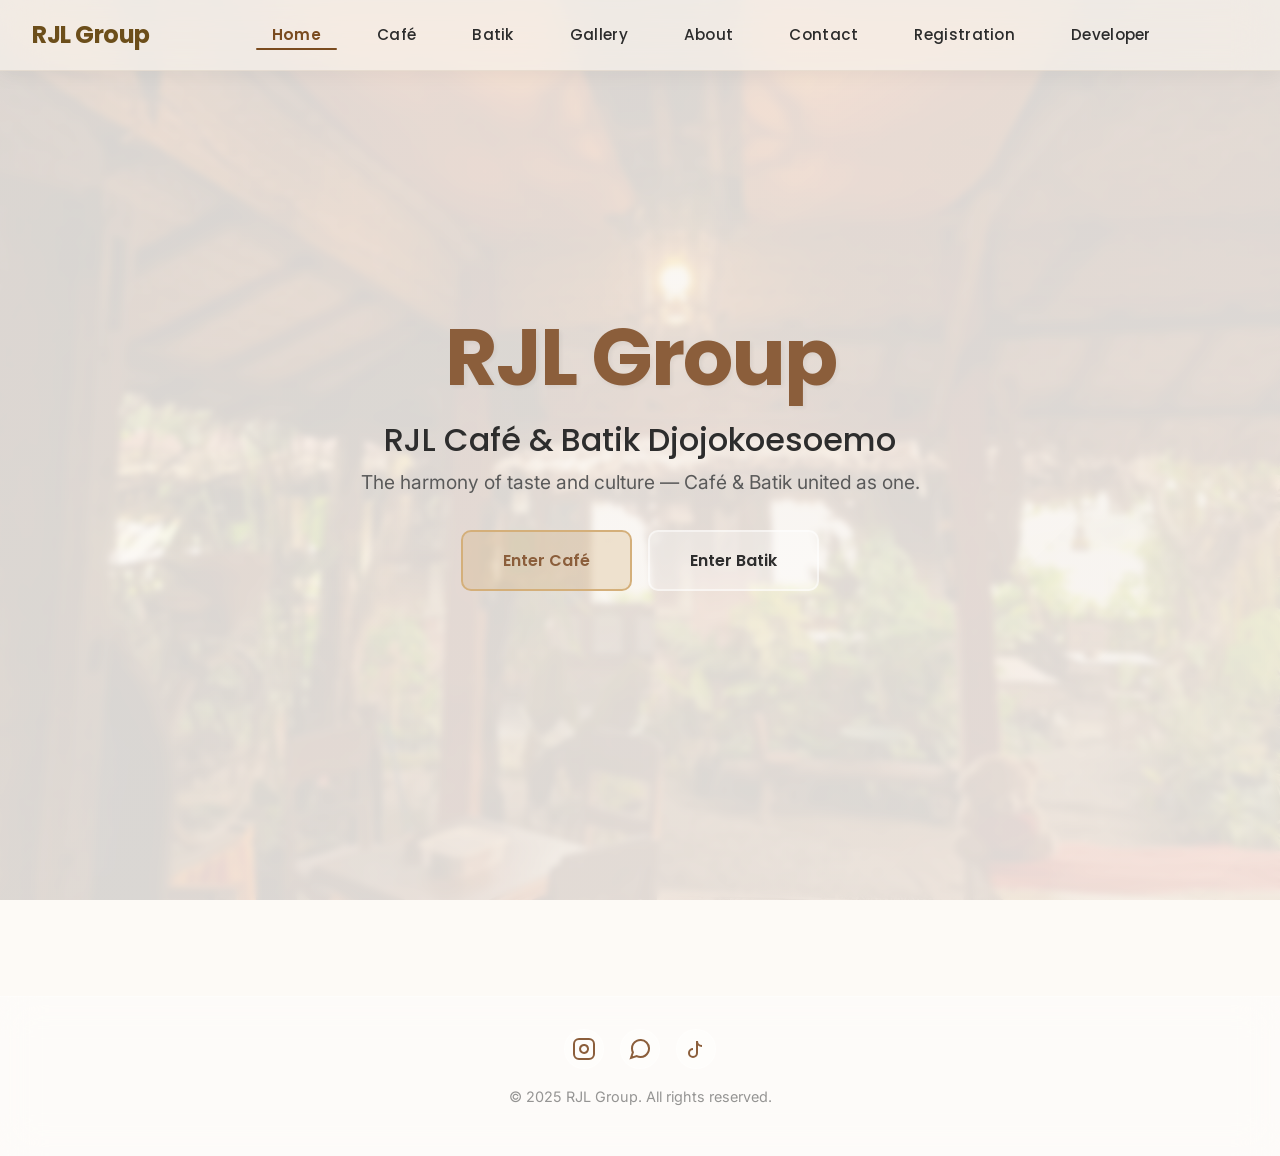
<file: docs/index.html>
<!DOCTYPE html>
<html lang="en">
<head>
    <meta charset="UTF-8">
    <meta name="viewport" content="width=device-width, initial-scale=1.0">
    <title>RJL Group - Home</title>
    <link rel="stylesheet" href="style.css">
    <link rel="preconnect" href="https://fonts.googleapis.com">
    <link rel="preconnect" href="https://fonts.gstatic.com" crossorigin>
    <link href="https://fonts.googleapis.com/css2?family=Poppins:wght@300;400;500;600;700&family=Inter:wght@300;400;500;600&display=swap" rel="stylesheet">
</head>
<body>
    <!-- Background with overlay -->
    <div class="page-background" style="background-image: url('/docs/img/galeri.cafe/13.jpg');"></div>
    
    <!-- Navigation Bar -->
    <nav class="navbar-glass">
        <div class="nav-container">
            <div class="nav-logo">RJL Group</div>
            <ul class="nav-menu" id="navMenu">
                <li><a href="index.html" class="nav-link">Home</a></li>
                <li><a href="cafe.html" class="nav-link">Café</a></li>
                <li><a href="batik.html" class="nav-link">Batik</a></li>
                <li><a href="gallery.html" class="nav-link">Gallery</a></li>
                <li><a href="about.html" class="nav-link">About</a></li>
                <li><a href="contact.html" class="nav-link">Contact</a></li>
                <li><a href="registration.html" class="nav-link">Registration</a></li>
                <li><a href="developer.html" class="nav-link">Developer</a></li>
            </ul>
            <div class="header-line" id="headerLine"></div>
            <div class="nav-toggle" id="navToggle">
                <span></span>
                <span></span>
                <span></span>
            </div>
        </div>
    </nav>

    <!-- Hero Section -->
    <section class="hero-section">
        <div class="hero-content fade-in">
            <h1 class="hero-title">RJL Group</h1>
            <h2 class="hero-subtitle">RJL Café & Batik Djojokoesoemo</h2>
            <p class="hero-description">The harmony of taste and culture — Café & Batik united as one.</p>
            <div class="hero-buttons">
                <a href="cafe.html" class="btn-glass btn-primary">Enter Café</a>
                <a href="batik.html" class="btn-glass btn-secondary">Enter Batik</a>
            </div>
        </div>
    </section>

    <!-- Footer -->
    <footer class="footer-glass">
        <div class="footer-content">
            <div class="footer-social">
                <a href="#" class="social-icon" aria-label="Instagram">
                    <svg width="24" height="24" viewBox="0 0 24 24" fill="none" stroke="currentColor" stroke-width="2">
                        <rect x="2" y="2" width="20" height="20" rx="5" ry="5"></rect>
                        <path d="M16 11.37A4 4 0 1 1 12.63 8 4 4 0 0 1 16 11.37z"></path>
                        <line x1="17.5" y1="6.5" x2="17.51" y2="6.5"></line>
                    </svg>
                </a>
                <a href="#" class="social-icon" aria-label="WhatsApp">
                    <svg width="24" height="24" viewBox="0 0 24 24" fill="none" stroke="currentColor" stroke-width="2">
                        <path d="M21 11.5a8.38 8.38 0 0 1-.9 3.8 8.5 8.5 0 0 1-7.6 4.7 8.38 8.38 0 0 1-3.8-.9L3 21l1.9-5.7a8.38 8.38 0 0 1-.9-3.8 8.5 8.5 0 0 1 4.7-7.6 8.38 8.38 0 0 1 3.8-.9h.5a8.48 8.48 0 0 1 8 8v.5z"></path>
                    </svg>
                </a>
                <a href="#" class="social-icon" aria-label="TikTok">
                    <svg width="24" height="24" viewBox="0 0 24 24" fill="none" stroke="currentColor" stroke-width="2">
                        <path d="M9 12a4 4 0 1 0 4 4V4a5 5 0 0 0 5 5"></path>
                    </svg>
                </a>
            </div>
            <p class="footer-text">&copy; 2025 RJL Group. All rights reserved.</p>
        </div>
    </footer>

    <script src="script.js"></script>
</body>
</html>
</file>
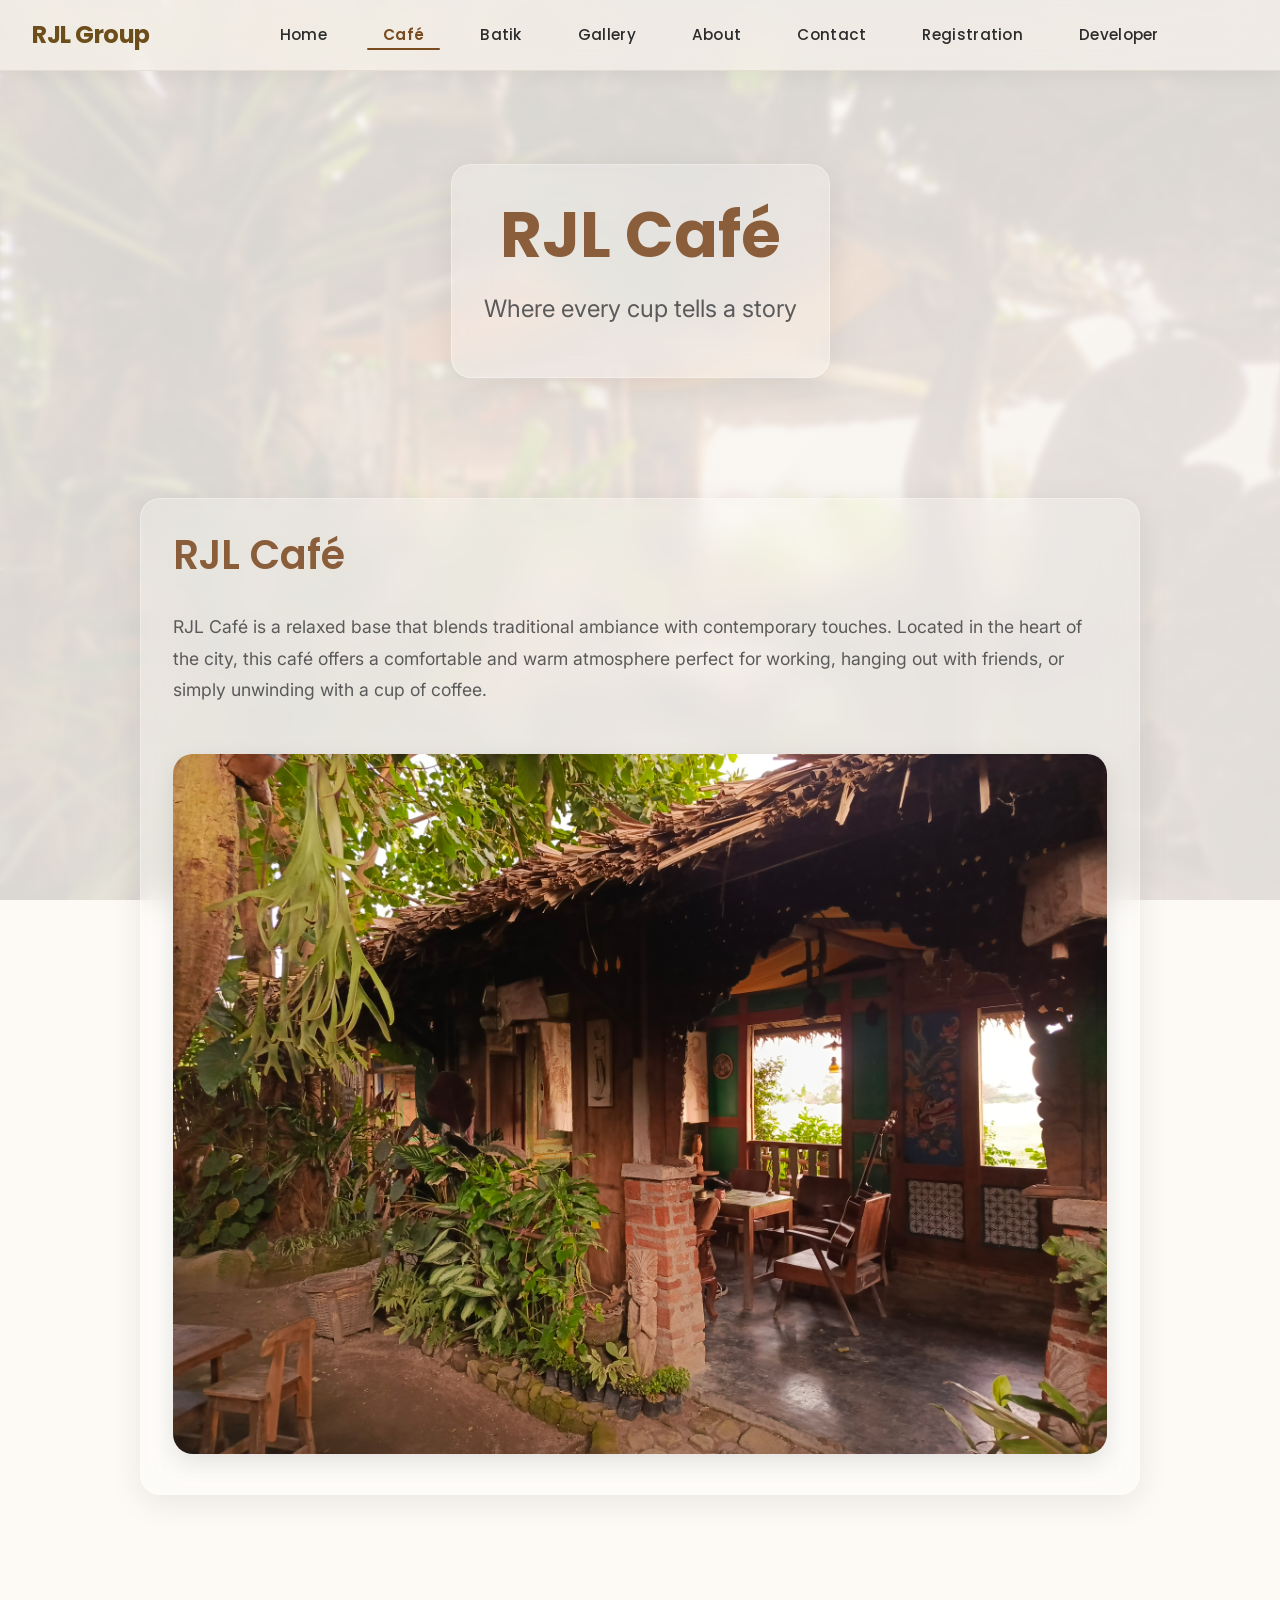
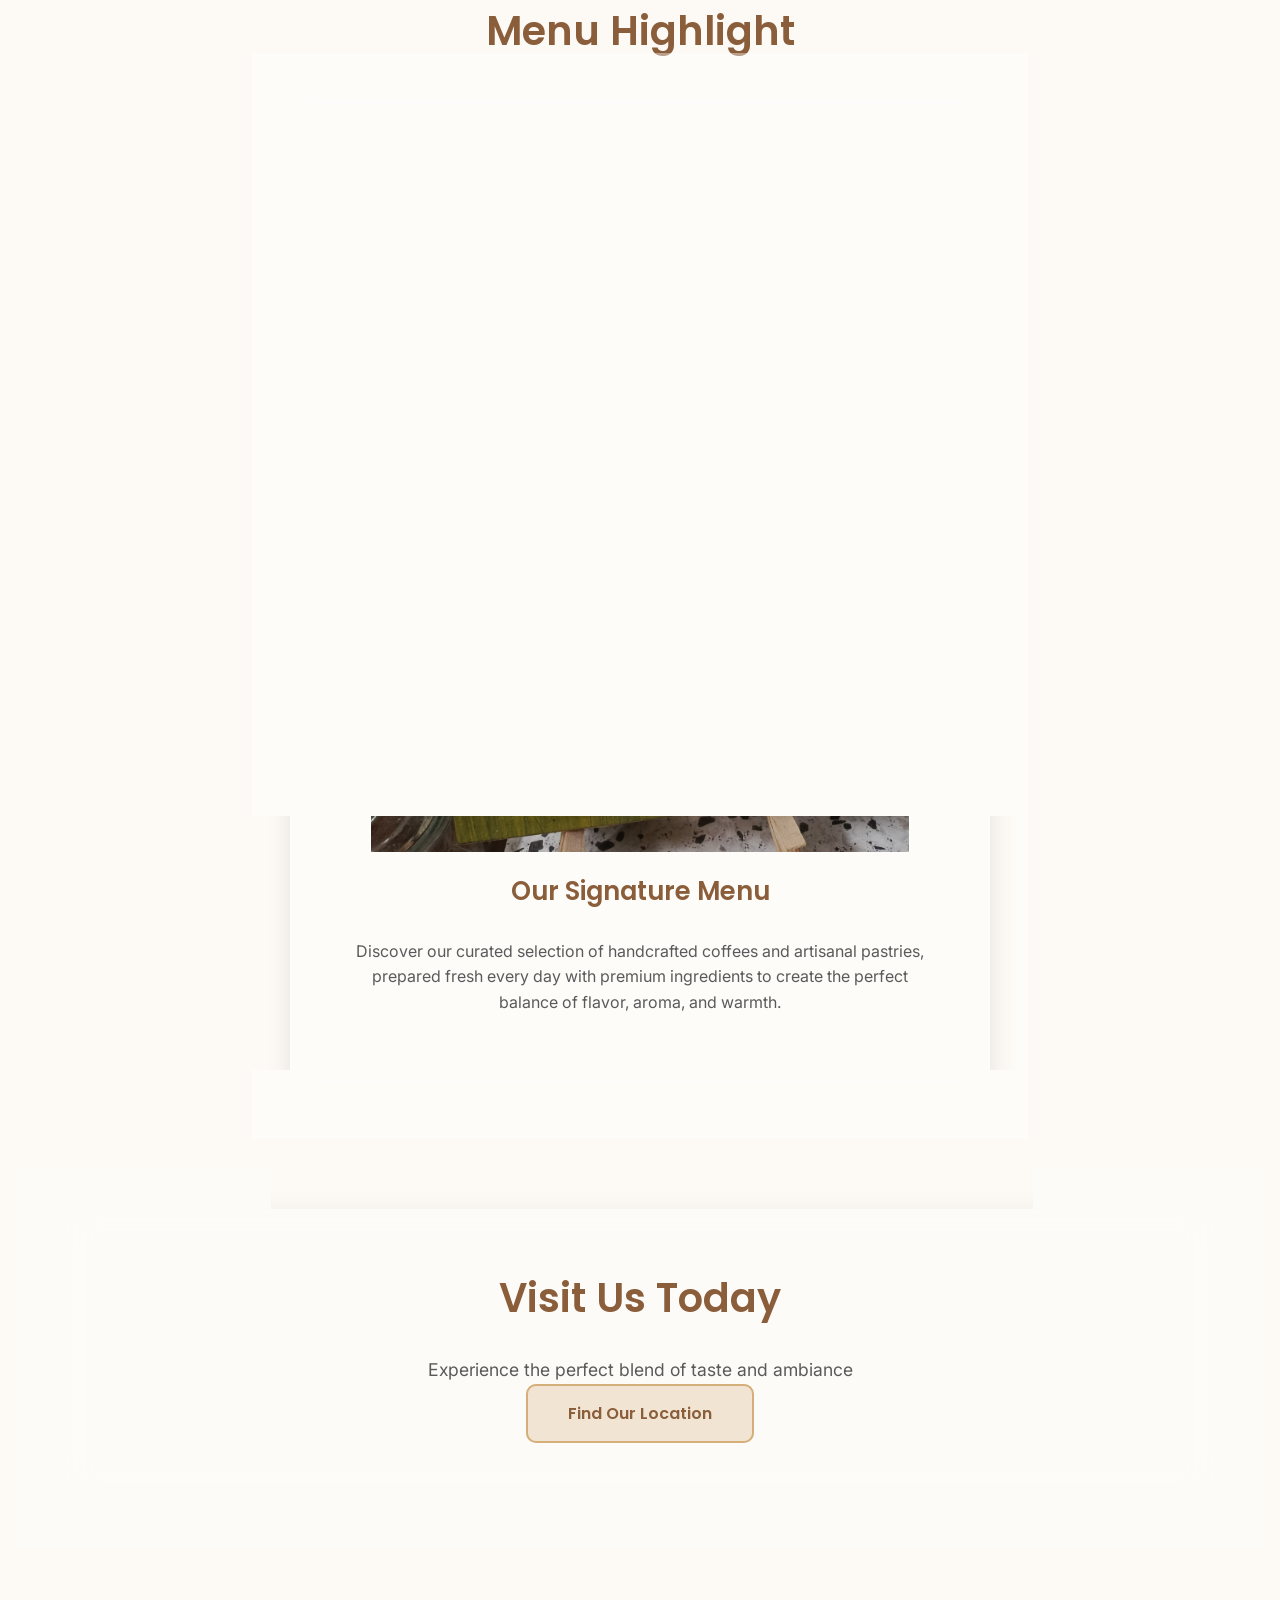
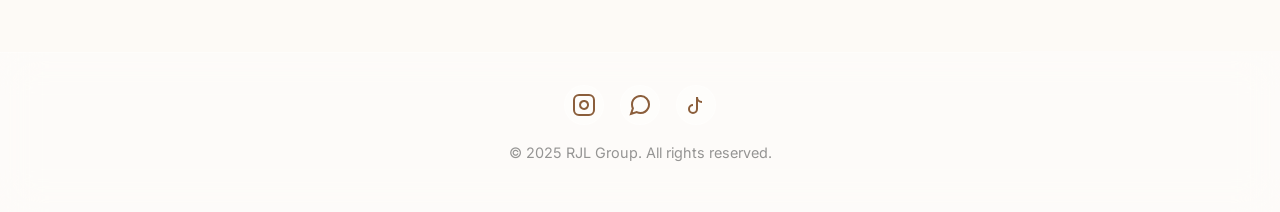
<file: docs/cafe.html>
<!DOCTYPE html>
<html lang="en">
<head>
    <meta charset="UTF-8">
    <meta name="viewport" content="width=device-width, initial-scale=1.0">
    <title>RJL Café</title>
    <link rel="stylesheet" href="style.css">
    <link rel="preconnect" href="https://fonts.googleapis.com">
    <link rel="preconnect" href="https://fonts.gstatic.com" crossorigin>
    <link href="https://fonts.googleapis.com/css2?family=Poppins:wght@300;400;500;600;700&family=Inter:wght@300;400;500;600&display=swap" rel="stylesheet">
</head>
<body>
    <!-- Background with overlay -->
    <div class="page-background" style="background-image: url('/docs/img/galeri.cafe/14.jpg');"></div>
    
    <!-- Navigation Bar -->
    <nav class="navbar-glass">
        <div class="nav-container">
            <div class="nav-logo">RJL Group</div>
            <ul class="nav-menu" id="navMenu">
                <li><a href="index.html" class="nav-link">Home</a></li>
                <li><a href="cafe.html" class="nav-link">Café</a></li>
                <li><a href="batik.html" class="nav-link">Batik</a></li>
                <li><a href="gallery.html" class="nav-link">Gallery</a></li>
                <li><a href="about.html" class="nav-link">About</a></li>
                <li><a href="contact.html" class="nav-link">Contact</a></li>
                <li><a href="registration.html" class="nav-link">Registration</a></li>
                <li><a href="developer.html" class="nav-link">Developer</a></li>
            </ul>
            <div class="header-line" id="headerLine"></div>
            <div class="nav-toggle" id="navToggle">
                <span></span>
                <span></span>
                <span></span>
            </div>
        </div>
    </nav>

    <!-- Café Hero Section -->
    <section class="page-hero">
        <div class="container">
            <div class="glass-card hero-card fade-in">
                <h1 class="page-title">RJL Café</h1>
                <p class="page-subtitle">Where every cup tells a story</p>
            </div>
        </div>
    </section>

    <!-- About Café Section -->
    <section class="section-padding">
        <div class="container">
            <div class="glass-card content-card slide-up">
                <h2 class="section-title">RJL Café</h2>
                <p class="section-text">
                    RJL Café is a relaxed base that blends traditional ambiance with contemporary touches.
                    Located in the heart of the city, this café offers a comfortable and warm atmosphere
                    perfect for working, hanging out with friends, or simply unwinding with a cup of coffee.
                </p>
                <div class="cafe-image-placeholder">
                    <img src="/docs/img/galeri.cafe/12.jpg" 
                         alt="Café Menu" 
                         class="content-image">
                </div>
            </div>
        </div>
    </section>


     <!-- Menu Preview Section (Gambar di atas, teks di bawah) -->
<section class="section-padding">
  <div class="container">
    <h2 class="section-title text-center">Menu Highlight</h2>
    <div class="menu-layout glass-card slide-up">
      <img src="/docs/img/menu.jpg" alt="Café Menu" class="menu-image-single">
      <h3 class="card-title">Our Signature Menu</h3>
      <p class="card-text">
        Discover our curated selection of handcrafted coffees and artisanal pastries, 
        prepared fresh every day with premium ingredients to create the perfect balance 
        of flavor, aroma, and warmth.
      </p>
    </div>
  </div>
</section>

    <!-- Visit Us Section -->
    <section class="section-padding">
        <div class="container">
            <div class="glass-card cta-card text-center">
                <h2 class="section-title">Visit Us Today</h2>
                <p class="section-text">Experience the perfect blend of taste and ambiance</p>
                <a href="contact.html" class="btn-glass btn-primary">Find Our Location</a>
            </div>
        </div>
    </section>

    <!-- Footer -->
    <footer class="footer-glass">
        <div class="footer-content">
            <div class="footer-social">
                <a href="#" class="social-icon" aria-label="Instagram">
                    <svg width="24" height="24" viewBox="0 0 24 24" fill="none" stroke="currentColor" stroke-width="2">
                        <rect x="2" y="2" width="20" height="20" rx="5" ry="5"></rect>
                        <path d="M16 11.37A4 4 0 1 1 12.63 8 4 4 0 0 1 16 11.37z"></path>
                        <line x1="17.5" y1="6.5" x2="17.51" y2="6.5"></line>
                    </svg>
                </a>
                <a href="#" class="social-icon" aria-label="WhatsApp">
                    <svg width="24" height="24" viewBox="0 0 24 24" fill="none" stroke="currentColor" stroke-width="2">
                        <path d="M21 11.5a8.38 8.38 0 0 1-.9 3.8 8.5 8.5 0 0 1-7.6 4.7 8.38 8.38 0 0 1-3.8-.9L3 21l1.9-5.7a8.38 8.38 0 0 1-.9-3.8 8.5 8.5 0 0 1 4.7-7.6 8.38 8.38 0 0 1 3.8-.9h.5a8.48 8.48 0 0 1 8 8v.5z"></path>
                    </svg>
                </a>
                <a href="#" class="social-icon" aria-label="TikTok">
                    <svg width="24" height="24" viewBox="0 0 24 24" fill="none" stroke="currentColor" stroke-width="2">
                        <path d="M9 12a4 4 0 1 0 4 4V4a5 5 0 0 0 5 5"></path>
                    </svg>
                </a>
            </div>
            <p class="footer-text">&copy; 2025 RJL Group. All rights reserved.</p>
        </div>
    </footer>

    <script src="script.js"></script>
    
</body>
</html>
</file>
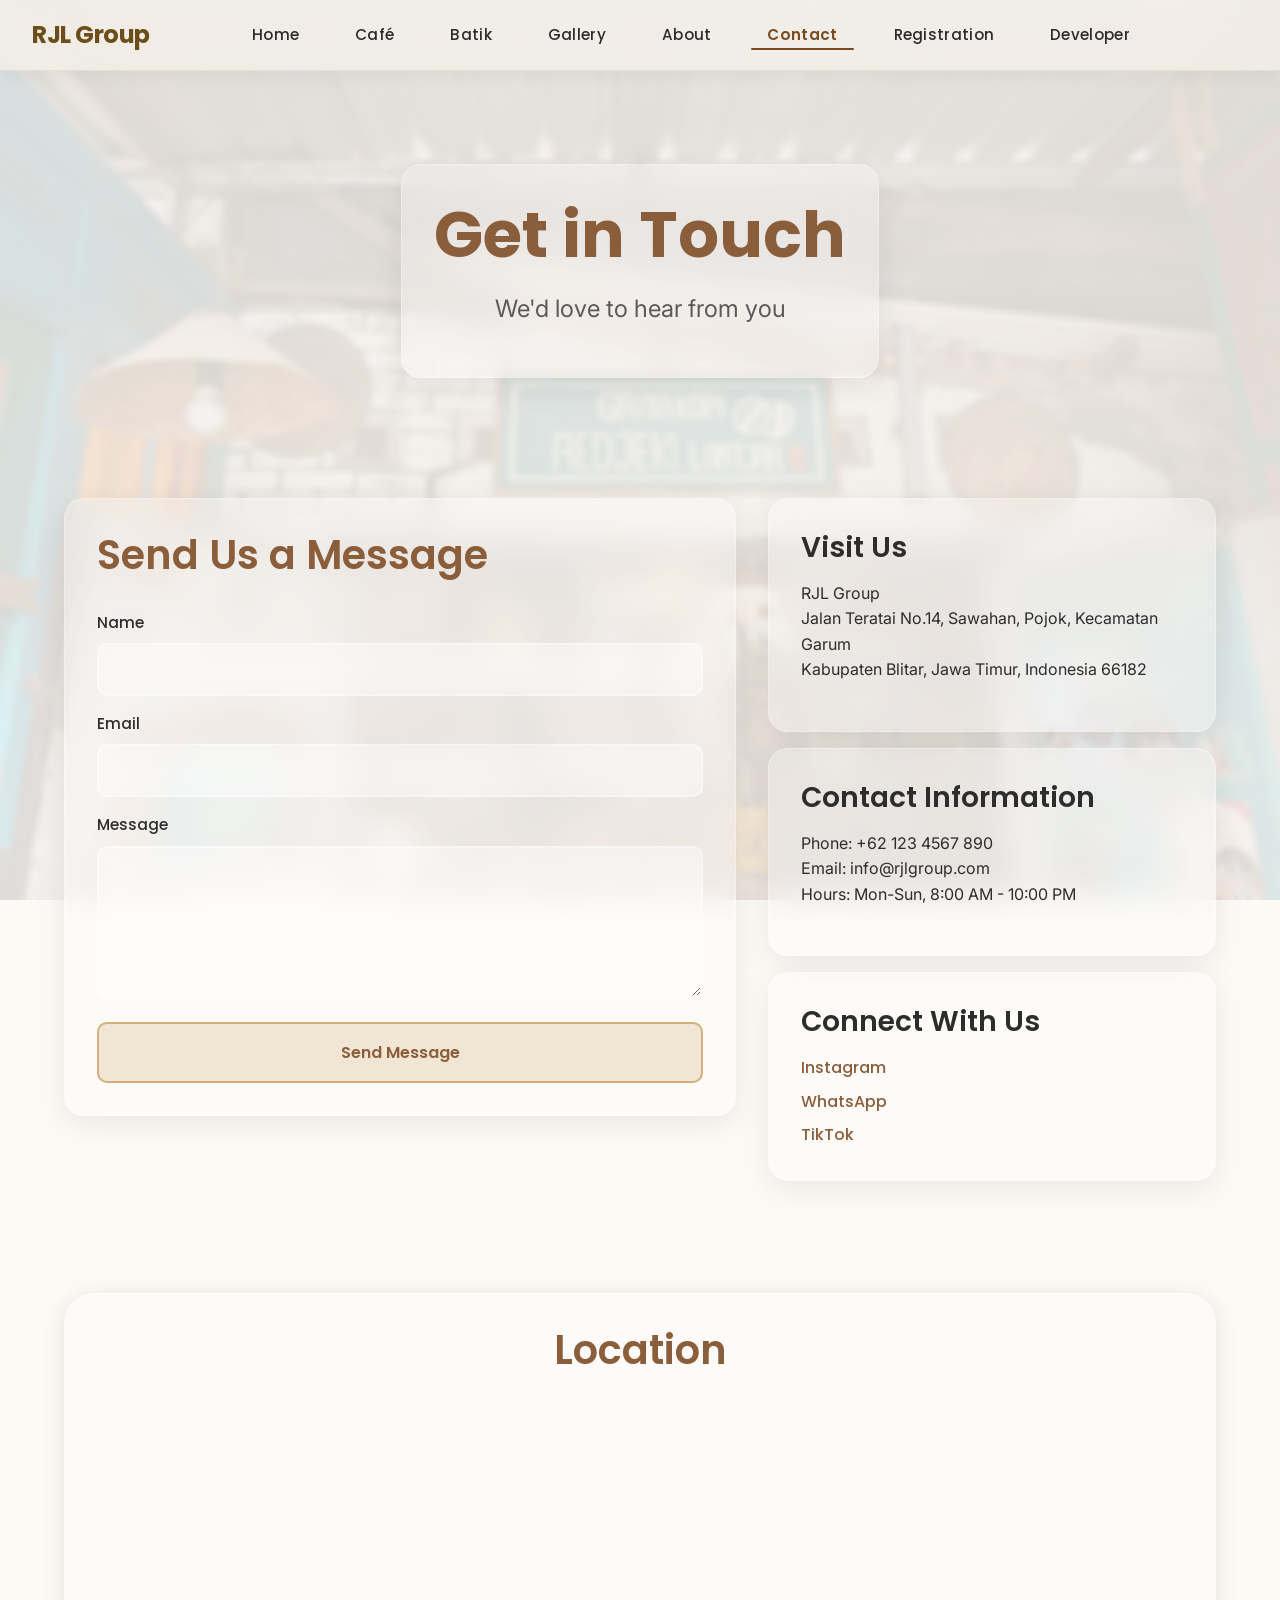
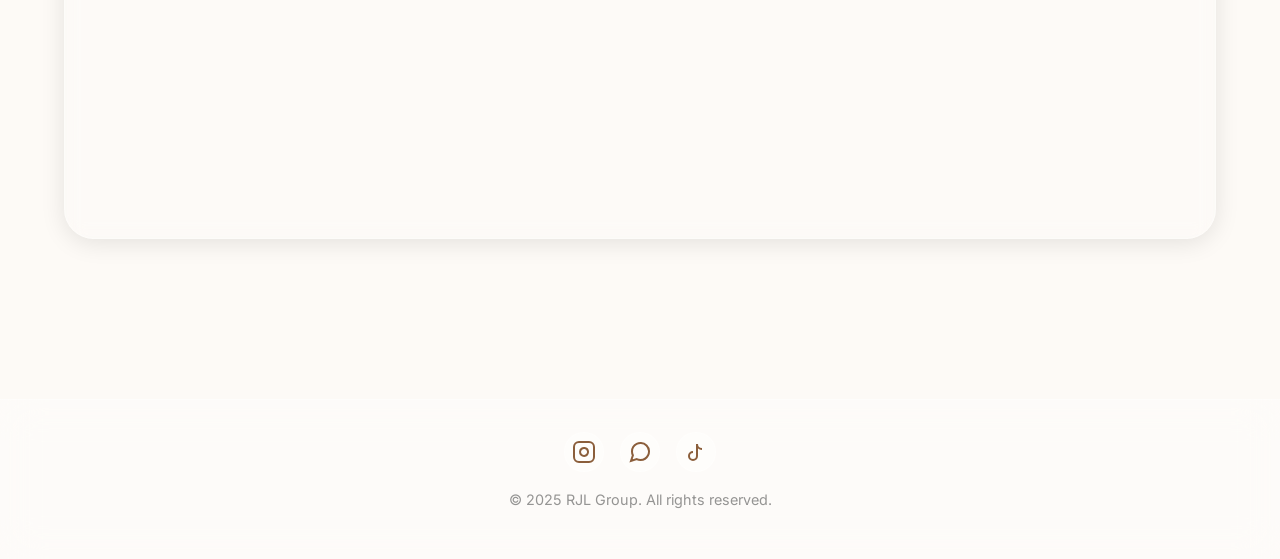
<file: docs/contact.html>
<!DOCTYPE html>
<html lang="en">
<head>
  <meta charset="UTF-8">
  <meta name="viewport" content="width=device-width, initial-scale=1.0">
  <title>Contact - RJL Group</title>
  <link rel="stylesheet" href="style.css">
  <link rel="preconnect" href="https://fonts.googleapis.com">
  <link rel="preconnect" href="https://fonts.gstatic.com" crossorigin>
  <link href="https://fonts.googleapis.com/css2?family=Poppins:wght@300;400;500;600;700&family=Inter:wght@300;400;500;600&display=swap" rel="stylesheet">
</head>
<body>
  <!-- Background -->
  <div class="page-background" style="background-image: url('/docs/img/galeri.cafe/2.jpg');"></div>

    <!-- Navigation Bar -->
    <nav class="navbar-glass">
        <div class="nav-container">
            <div class="nav-logo">RJL Group</div>
            <ul class="nav-menu" id="navMenu">
                <li><a href="index.html" class="nav-link">Home</a></li>
                <li><a href="cafe.html" class="nav-link">Café</a></li>
                <li><a href="batik.html" class="nav-link">Batik</a></li>
                <li><a href="gallery.html" class="nav-link">Gallery</a></li>
                <li><a href="about.html" class="nav-link">About</a></li>
                <li><a href="contact.html" class="nav-link">Contact</a></li>
                <li><a href="registration.html" class="nav-link">Registration</a></li>
                <li><a href="developer.html" class="nav-link">Developer</a></li>
            </ul>
            <div class="header-line" id="headerLine"></div>
            <div class="nav-toggle" id="navToggle">
                <span></span>
                <span></span>
                <span></span>
            </div>
        </div>
    </nav>

  <!-- Hero -->
  <section class="page-hero">
    <div class="container">
      <div class="glass-card hero-card fade-in">
        <h1 class="page-title">Get in Touch</h1>
        <p class="page-subtitle">We'd love to hear from you</p>
      </div>
    </div>
  </section>

  <!-- Contact Form Section -->
  <section class="section-padding">
    <div class="container">
      <div class="grid-2-contact">
        <!-- Contact Form -->
        <div class="glass-card form-card slide-up">
          <h2 class="section-title">Send Us a Message</h2>
          <form id="contactForm" class="contact-form">
            <div class="form-group">
              <label for="name" class="form-label">Name</label>
              <input type="text" id="name" name="name" class="form-input" required>
            </div>
            <div class="form-group">
              <label for="email" class="form-label">Email</label>
              <input type="email" id="email" name="email" class="form-input" required>
            </div>
            <div class="form-group">
              <label for="message" class="form-label">Message</label>
              <textarea id="message" name="message" class="form-textarea" rows="6" required></textarea>
            </div>
            <button type="submit" class="btn-glass btn-primary btn-full">Send Message</button>
          </form>
          <div id="contactFormMessage" class="form-message"></div>
        </div>

        <!-- Contact Info -->
        <div class="contact-info-wrapper">
          <div class="glass-card info-card slide-up" style="animation-delay: 0.1s">
            <h3 class="card-title">Visit Us</h3>
            <p class="card-text">
              RJL Group<br>
              Jalan Teratai No.14, Sawahan, Pojok, Kecamatan Garum<br>
              Kabupaten Blitar, Jawa Timur, Indonesia 66182
            </p>
          </div>
          <div class="glass-card info-card slide-up" style="animation-delay: 0.2s">
            <h3 class="card-title">Contact Information</h3>
            <p class="card-text">
              Phone: +62 123 4567 890<br>
              Email: info@rjlgroup.com<br>
              Hours: Mon-Sun, 8:00 AM - 10:00 PM
            </p>
          </div>
          <div class="glass-card info-card slide-up" style="animation-delay: 0.3s">
            <h3 class="card-title">Connect With Us</h3>
            <div class="social-links">
              <a href="#" class="social-link">Instagram</a>
              <a href="#" class="social-link">WhatsApp</a>
              <a href="#" class="social-link">TikTok</a>
            </div>
          </div>
        </div>
      </div>
    </div>
  </section>

  <!-- Map -->
  <section class="section-padding">
    <div class="container">
      <div class="glass-card map-card">
        <h2 class="section-title text-center">Location</h2>
        <div class="map-wrapper">
          <iframe 
            src="https://www.google.com/maps/embed?pb=!1m18!1m12!1m3!1d3950.184975157269!2d112.19438517412546!3d-8.082609580804949!2m3!1f0!2f0!3f0!3m2!1i1024!2i768!4f13.1!3m3!1m2!1s0x2e78ecf14e042037%3A0x75295dc342cfb26f!2sWarkop%20RJL%20(Cafe%20%26%20Craft)!5e0!3m2!1sid!2sid!4v1761211816843!5m2!1sid!2sid" 
            allowfullscreen 
            loading="lazy"
            referrerpolicy="no-referrer-when-downgrade">
          </iframe>
        </div>
      </div>
    </div>
  </section>

  <!-- Footer -->
    <footer class="footer-glass">
        <div class="footer-content">
            <div class="footer-social">
                <a href="#" class="social-icon" aria-label="Instagram">
                    <svg width="24" height="24" viewBox="0 0 24 24" fill="none" stroke="currentColor" stroke-width="2">
                        <rect x="2" y="2" width="20" height="20" rx="5" ry="5"></rect>
                        <path d="M16 11.37A4 4 0 1 1 12.63 8 4 4 0 0 1 16 11.37z"></path>
                        <line x1="17.5" y1="6.5" x2="17.51" y2="6.5"></line>
                    </svg>
                </a>
                <a href="#" class="social-icon" aria-label="WhatsApp">
                    <svg width="24" height="24" viewBox="0 0 24 24" fill="none" stroke="currentColor" stroke-width="2">
                        <path d="M21 11.5a8.38 8.38 0 0 1-.9 3.8 8.5 8.5 0 0 1-7.6 4.7 8.38 8.38 0 0 1-3.8-.9L3 21l1.9-5.7a8.38 8.38 0 0 1-.9-3.8 8.5 8.5 0 0 1 4.7-7.6 8.38 8.38 0 0 1 3.8-.9h.5a8.48 8.48 0 0 1 8 8v.5z"></path>
                    </svg>
                </a>
                <a href="#" class="social-icon" aria-label="TikTok">
                    <svg width="24" height="24" viewBox="0 0 24 24" fill="none" stroke="currentColor" stroke-width="2">
                        <path d="M9 12a4 4 0 1 0 4 4V4a5 5 0 0 0 5 5"></path>
                    </svg>
                </a>
            </div>
            <p class="footer-text">&copy; 2025 RJL Group. All rights reserved.</p>
        </div>
    </footer>

  <script src="script.js"></script>
</body>
</html>
</file>
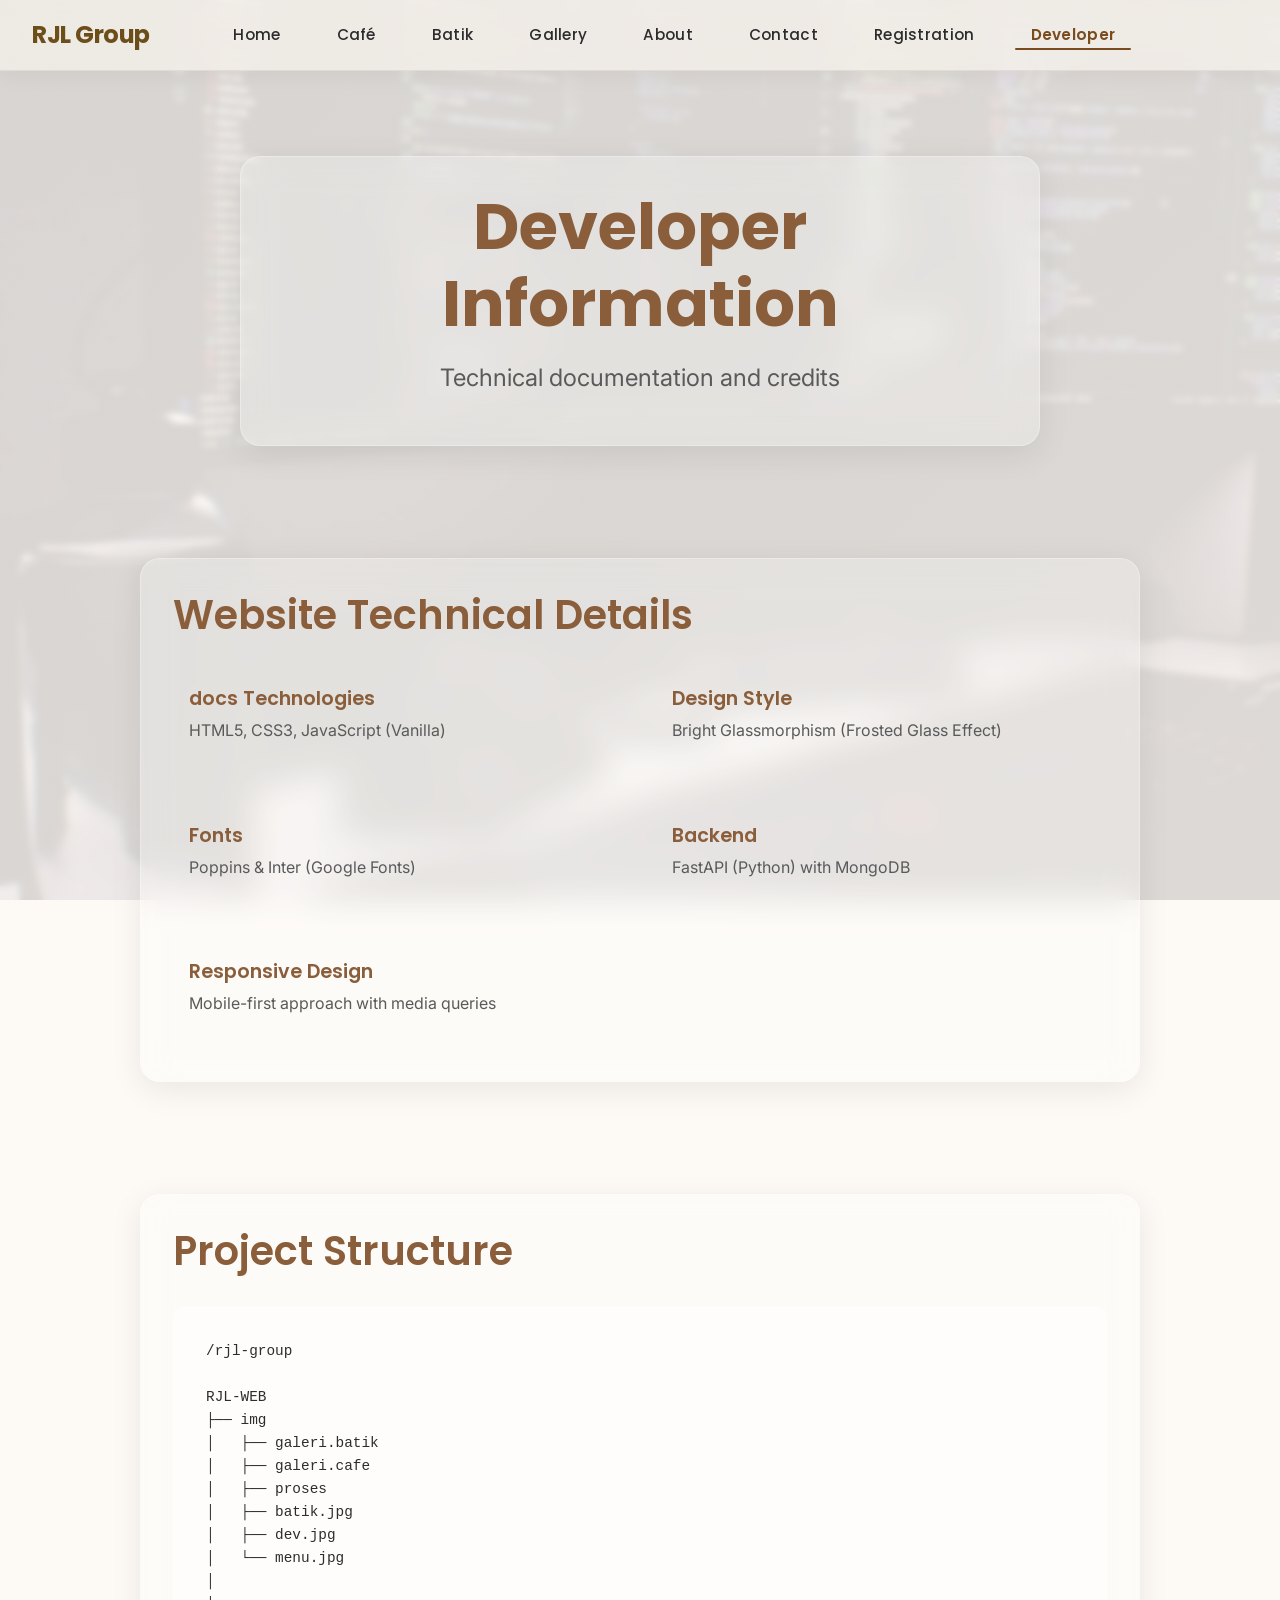
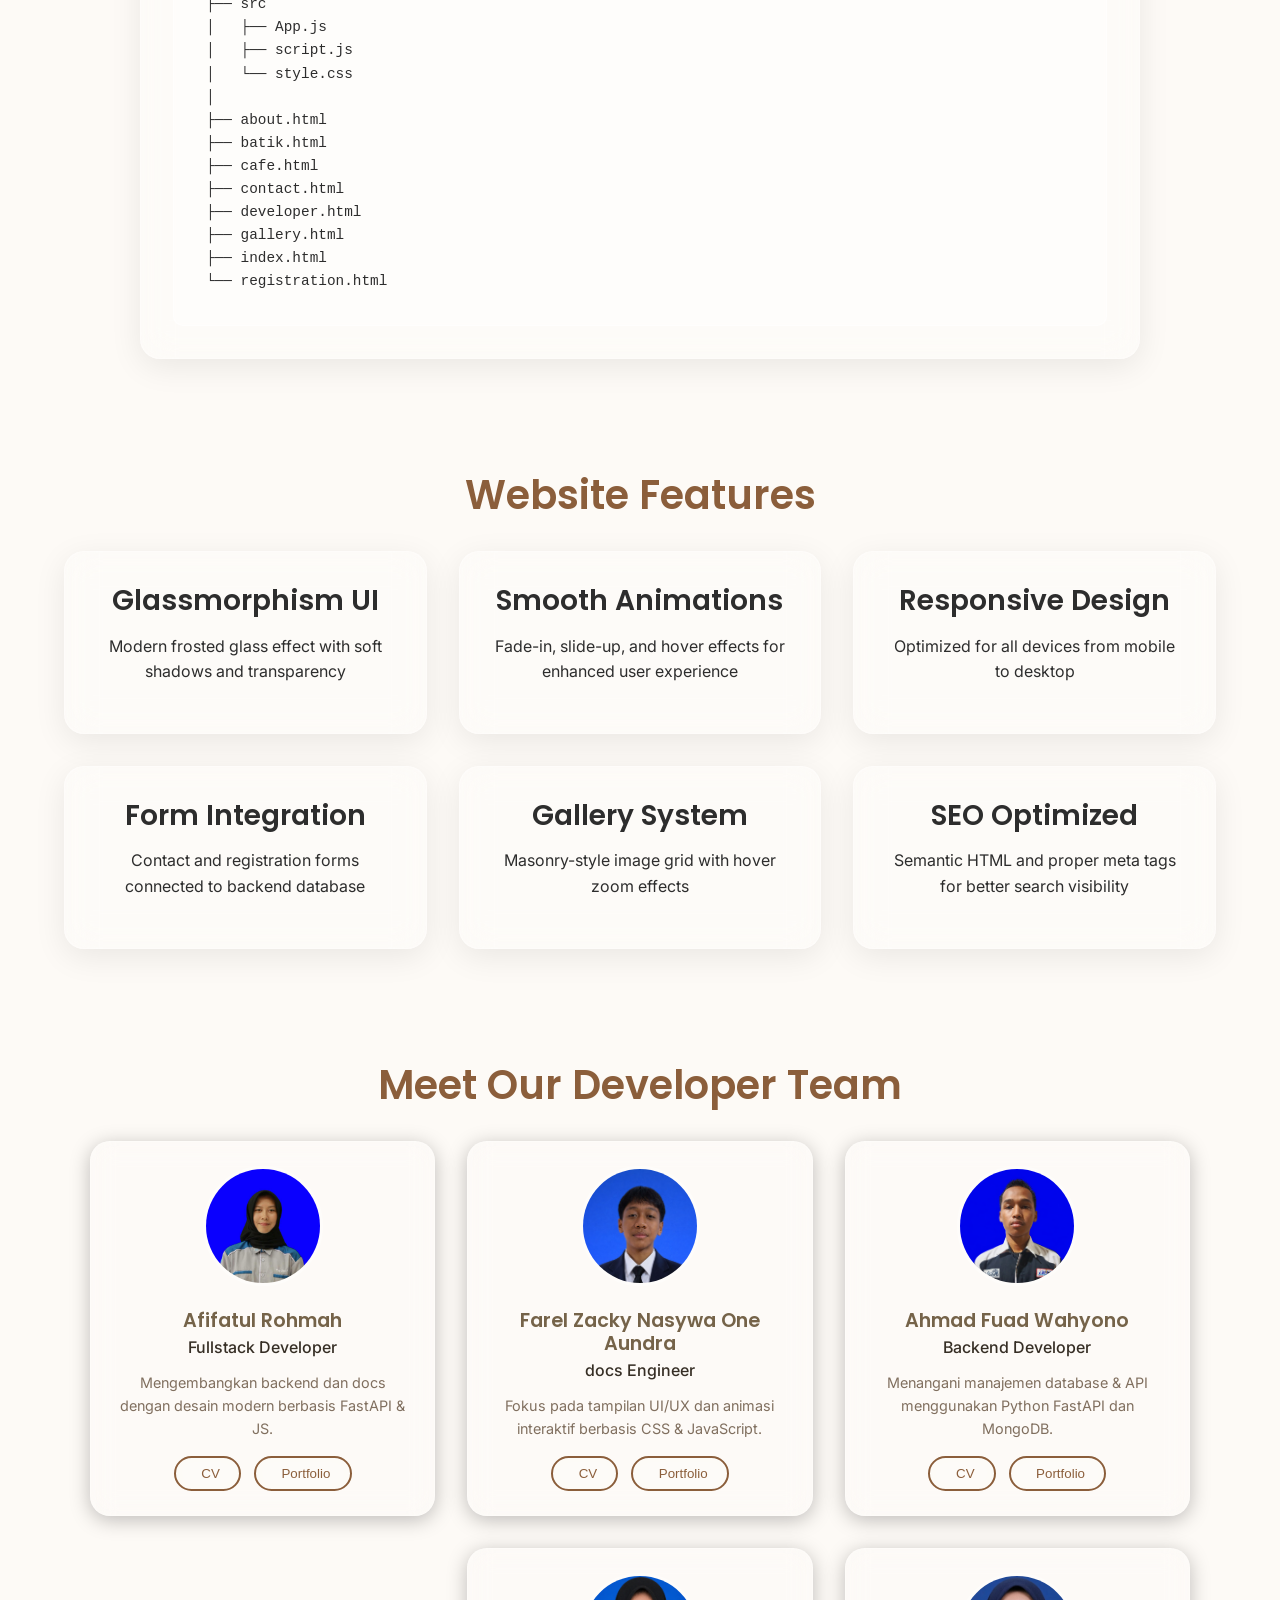
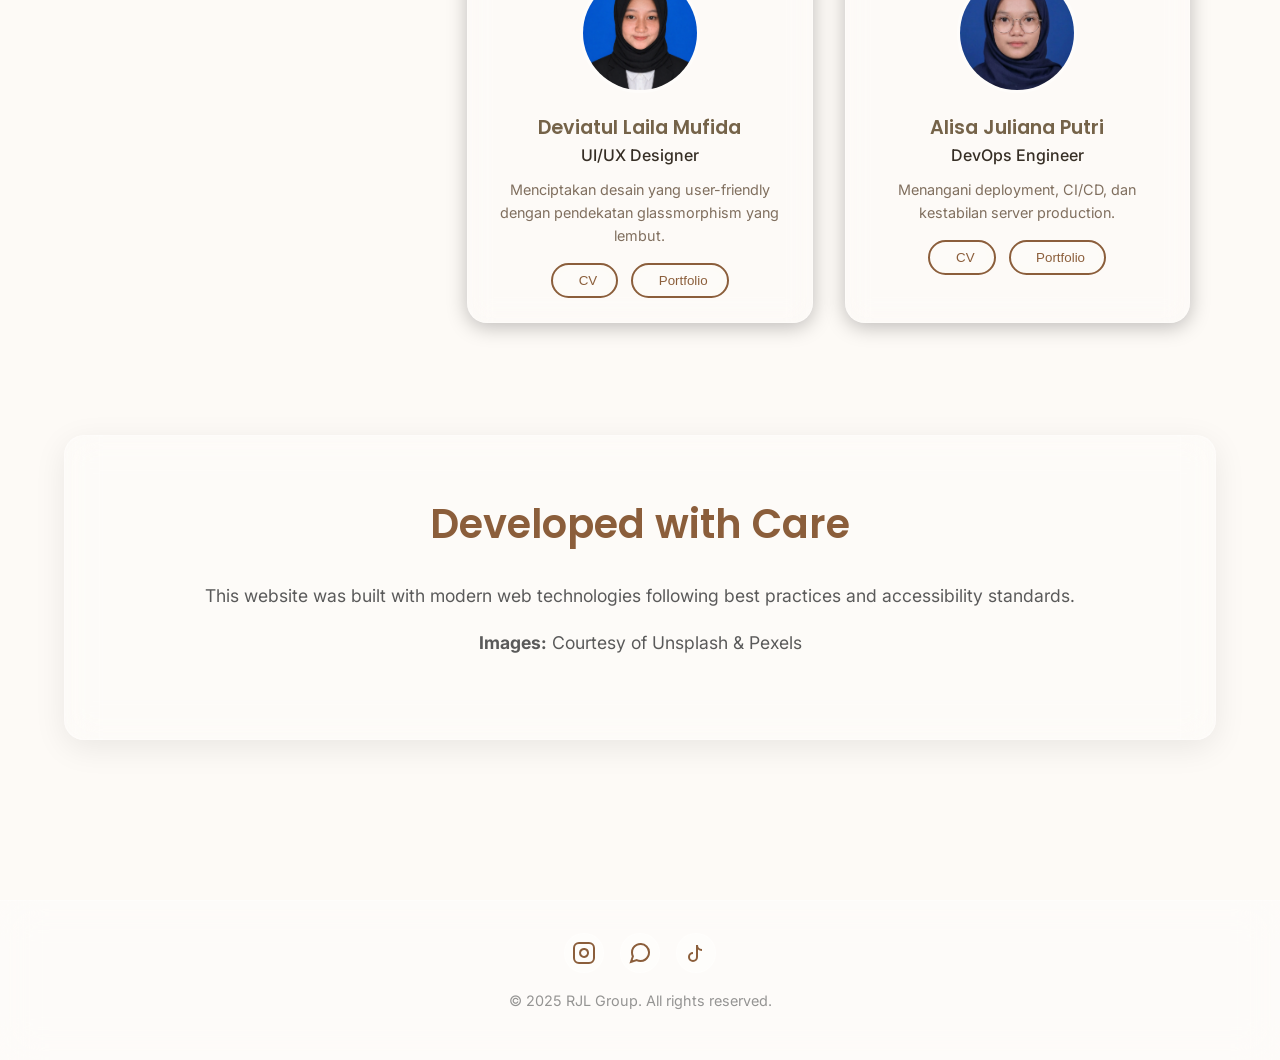
<file: docs/developer.html>
<!DOCTYPE html>
<html lang="en">
<head>
    <meta charset="UTF-8">
    <meta name="viewport" content="width=device-width, initial-scale=1.0">
    <title>Developer Info - RJL Group</title>
    <link rel="stylesheet" href="style.css">
    <link rel="preconnect" href="https://fonts.googleapis.com">
    <link rel="preconnect" href="https://fonts.gstatic.com" crossorigin>
    <link href="https://fonts.googleapis.com/css2?family=Poppins:wght@300;400;500;600;700&family=Inter:wght@300;400;500;600&display=swap" rel="stylesheet">
</head>
<body>
    <!-- Background with overlay -->
    <div class="page-background" style="background-image: url('/docs/img/dev.jpg');"></div>
    
    <!-- Navigation Bar -->
    <nav class="navbar-glass">
        <div class="nav-container">
            <div class="nav-logo">RJL Group</div>
            <ul class="nav-menu" id="navMenu">
                <li><a href="index.html" class="nav-link">Home</a></li>
                <li><a href="cafe.html" class="nav-link">Café</a></li>
                <li><a href="batik.html" class="nav-link">Batik</a></li>
                <li><a href="gallery.html" class="nav-link">Gallery</a></li>
                <li><a href="about.html" class="nav-link">About</a></li>
                <li><a href="contact.html" class="nav-link">Contact</a></li>
                <li><a href="registration.html" class="nav-link">Registration</a></li>
                <li><a href="developer.html" class="nav-link">Developer</a></li>
            </ul>
            <div class="header-line" id="headerLine"></div>
            <div class="nav-toggle" id="navToggle">
                <span></span>
                <span></span>
                <span></span>
            </div>
        </div>
    </nav>

    <!-- Developer Hero Section -->
    <section class="page-hero">
        <div class="container">
            <div class="glass-card hero-card fade-in">
                <h1 class="page-title">Developer Information</h1>
                <p class="page-subtitle">Technical documentation and credits</p>
            </div>
        </div>
    </section>

    <!-- Technical Details Section -->
    <section class="section-padding">
        <div class="container">
            <div class="glass-card content-card slide-up">
                <h2 class="section-title">Website Technical Details</h2>
                <div class="tech-details">
                    <div class="tech-item">
                        <h3 class="tech-title">docs Technologies</h3>
                        <p class="tech-text">HTML5, CSS3, JavaScript (Vanilla)</p>
                    </div>
                    <div class="tech-item">
                        <h3 class="tech-title">Design Style</h3>
                        <p class="tech-text">Bright Glassmorphism (Frosted Glass Effect)</p>
                    </div>
                    <div class="tech-item">
                        <h3 class="tech-title">Fonts</h3>
                        <p class="tech-text">Poppins & Inter (Google Fonts)</p>
                    </div>
                    <div class="tech-item">
                        <h3 class="tech-title">Backend</h3>
                        <p class="tech-text">FastAPI (Python) with MongoDB</p>
                    </div>
                    <div class="tech-item">
                        <h3 class="tech-title">Responsive Design</h3>
                        <p class="tech-text">Mobile-first approach with media queries</p>
                    </div>
                </div>
            </div>
        </div>
    </section>

    <!-- File Structure Section -->
    <section class="section-padding">
        <div class="container">
            <div class="glass-card content-card slide-up">
                <h2 class="section-title">Project Structure</h2>
                <pre class="code-block">/rjl-group
                    
RJL-WEB
├── img
│   ├── galeri.batik
│   ├── galeri.cafe
│   ├── proses
│   ├── batik.jpg
│   ├── dev.jpg
│   └── menu.jpg
│
├── src
│   ├── App.js
│   ├── script.js
│   └── style.css
│
├── about.html
├── batik.html
├── cafe.html
├── contact.html
├── developer.html
├── gallery.html
├── index.html
└── registration.html</pre>
            </div>
        </div>
    </section>

    <!-- Features Section -->
    <section class="section-padding">
        <div class="container">
            <h2 class="section-title text-center">Website Features</h2>
            <div class="grid-3">
                <div class="glass-card feature-card slide-up" style="animation-delay: 0.1s">
                    <h3 class="card-title">Glassmorphism UI</h3>
                    <p class="card-text">Modern frosted glass effect with soft shadows and transparency</p>
                </div>
                <div class="glass-card feature-card slide-up" style="animation-delay: 0.2s">
                    <h3 class="card-title">Smooth Animations</h3>
                    <p class="card-text">Fade-in, slide-up, and hover effects for enhanced user experience</p>
                </div>
                <div class="glass-card feature-card slide-up" style="animation-delay: 0.3s">
                    <h3 class="card-title">Responsive Design</h3>
                    <p class="card-text">Optimized for all devices from mobile to desktop</p>
                </div>
                <div class="glass-card feature-card slide-up" style="animation-delay: 0.4s">
                    <h3 class="card-title">Form Integration</h3>
                    <p class="card-text">Contact and registration forms connected to backend database</p>
                </div>
                <div class="glass-card feature-card slide-up" style="animation-delay: 0.5s">
                    <h3 class="card-title">Gallery System</h3>
                    <p class="card-text">Masonry-style image grid with hover zoom effects</p>
                </div>
                <div class="glass-card feature-card slide-up" style="animation-delay: 0.6s">
                    <h3 class="card-title">SEO Optimized</h3>
                    <p class="card-text">Semantic HTML and proper meta tags for better search visibility</p>
                </div>
            </div>
        </div>
    </section>

  <!-- Developer Team Section -->
  <section class="section-padding">
    <div class="container">
      <h2 class="section-title text-center">Meet Our Developer Team</h2>

      <div class="team-grid">
        <!-- Developer 1 -->
        <div class="glass-card team-card">
          <img src="/docs/img/foto afif.jpg" alt="Afifatul Rohmah" class="team-photo">
          <h3 class="team-name">Afifatul Rohmah</h3>
          <p class="team-role">Fullstack Developer</p>
          <p class="team-desc">Mengembangkan backend dan docs dengan desain modern berbasis FastAPI & JS.</p>
          <div class="team-actions">
            <button class="btn-modern"><i class="fas fa-file-alt"></i> CV</button>
            <button class="btn-modern"><i class="fas fa-laptop-code"></i> Portfolio</button>
          </div>
        </div>

        <!-- Developer 2 -->
        <div class="glass-card team-card">
          <img src="/docs/img/foto farel.jpg.jpeg" alt="Farel" class="team-photo">
          <h3 class="team-name">Farel Zacky Nasywa One Aundra</h3>
          <p class="team-role">docs Engineer</p>
          <p class="team-desc">Fokus pada tampilan UI/UX dan animasi interaktif berbasis CSS & JavaScript.</p>
          <div class="team-actions">
            <button class="btn-modern"><i class="fas fa-file-alt"></i> CV</button>
            <button class="btn-modern"><i class="fas fa-laptop-code"></i> Portfolio</button>
          </div>
        </div>

        <!-- Developer 3 -->
        <div class="glass-card team-card">
          <img src="/docs/img/foto fuad.jpg.png" alt="Fuad" class="team-photo">
          <h3 class="team-name">Ahmad Fuad Wahyono</h3>
          <p class="team-role">Backend Developer</p>
          <p class="team-desc">Menangani manajemen database & API menggunakan Python FastAPI dan MongoDB.</p>
          <div class="team-actions">
            <button class="btn-modern"><i class="fas fa-file-alt"></i> CV</button>
            <button class="btn-modern"><i class="fas fa-laptop-code"></i> Portfolio</button>
          </div>
        </div>

        <!-- Developer 4 -->
        <div class="glass-card team-card">
          <img src="/docs/img/foto devia.png" alt="Deviatul Laila Mufida" class="team-photo">
          <h3 class="team-name">Deviatul Laila Mufida</h3>
          <p class="team-role">UI/UX Designer</p>
          <p class="team-desc">Menciptakan desain yang user-friendly dengan pendekatan glassmorphism yang lembut.</p>
          <div class="team-actions">
            <button class="btn-modern"><i class="fas fa-file-alt"></i> CV</button>
            <button class="btn-modern"><i class="fas fa-laptop-code"></i> Portfolio</button>
          </div>
        </div>

        <!-- Developer 5 -->
        <div class="glass-card team-card">
          <img src="/docs/img/foto alisa.png" alt="Alisa Juliana Putri" class="team-photo">
          <h3 class="team-name">Alisa Juliana Putri</h3>
          <p class="team-role">DevOps Engineer</p>
          <p class="team-desc">Menangani deployment, CI/CD, dan kestabilan server production.</p>
          <div class="team-actions">
            <button class="btn-modern"><i class="fas fa-file-alt"></i> CV</button>
            <button class="btn-modern"><i class="fas fa-laptop-code"></i> Portfolio</button>
          </div>
        </div>
      </div>
    </div>
  </section>

    <!-- Credits Section -->
    <section class="section-padding">
        <div class="container">
            <div class="glass-card cta-card text-center">
                <h2 class="section-title">Developed with Care</h2>
                <p class="section-text">This website was built with modern web technologies following best practices and accessibility standards.</p>
                <p class="section-text"><strong>Images:</strong> Courtesy of Unsplash & Pexels</p>
            </div>
        </div>
    </section>

    <!-- Footer -->
    <footer class="footer-glass">
        <div class="footer-content">
            <div class="footer-social">
                <a href="#" class="social-icon" aria-label="Instagram">
                    <svg width="24" height="24" viewBox="0 0 24 24" fill="none" stroke="currentColor" stroke-width="2">
                        <rect x="2" y="2" width="20" height="20" rx="5" ry="5"></rect>
                        <path d="M16 11.37A4 4 0 1 1 12.63 8 4 4 0 0 1 16 11.37z"></path>
                        <line x1="17.5" y1="6.5" x2="17.51" y2="6.5"></line>
                    </svg>
                </a>
                <a href="#" class="social-icon" aria-label="WhatsApp">
                    <svg width="24" height="24" viewBox="0 0 24 24" fill="none" stroke="currentColor" stroke-width="2">
                        <path d="M21 11.5a8.38 8.38 0 0 1-.9 3.8 8.5 8.5 0 0 1-7.6 4.7 8.38 8.38 0 0 1-3.8-.9L3 21l1.9-5.7a8.38 8.38 0 0 1-.9-3.8 8.5 8.5 0 0 1 4.7-7.6 8.38 8.38 0 0 1 3.8-.9h.5a8.48 8.48 0 0 1 8 8v.5z"></path>
                    </svg>
                </a>
                <a href="#" class="social-icon" aria-label="TikTok">
                    <svg width="24" height="24" viewBox="0 0 24 24" fill="none" stroke="currentColor" stroke-width="2">
                        <path d="M9 12a4 4 0 1 0 4 4V4a5 5 0 0 0 5 5"></path>
                    </svg>
                </a>
            </div>
            <p class="footer-text">&copy; 2025 RJL Group. All rights reserved.</p>
        </div>
    </footer>

    <script src="script.js"></script>
</body>
</html>
</file>
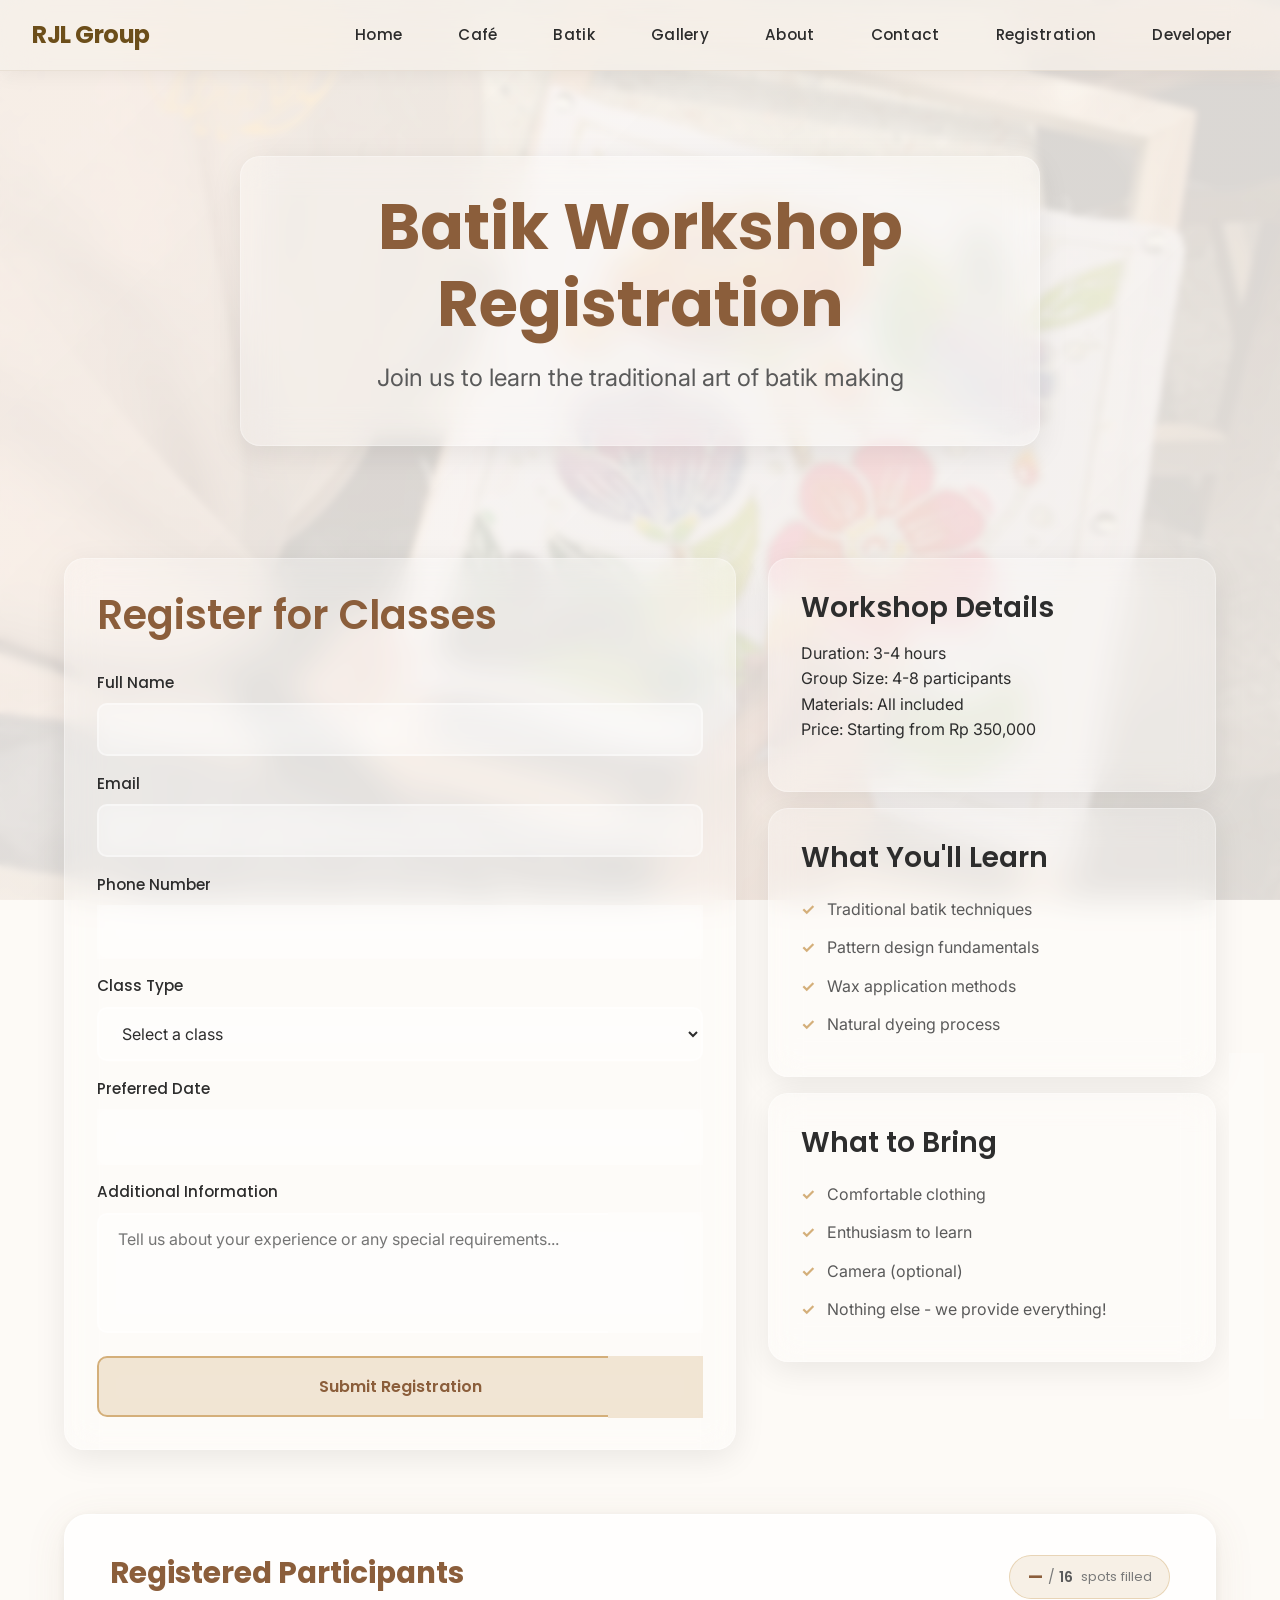
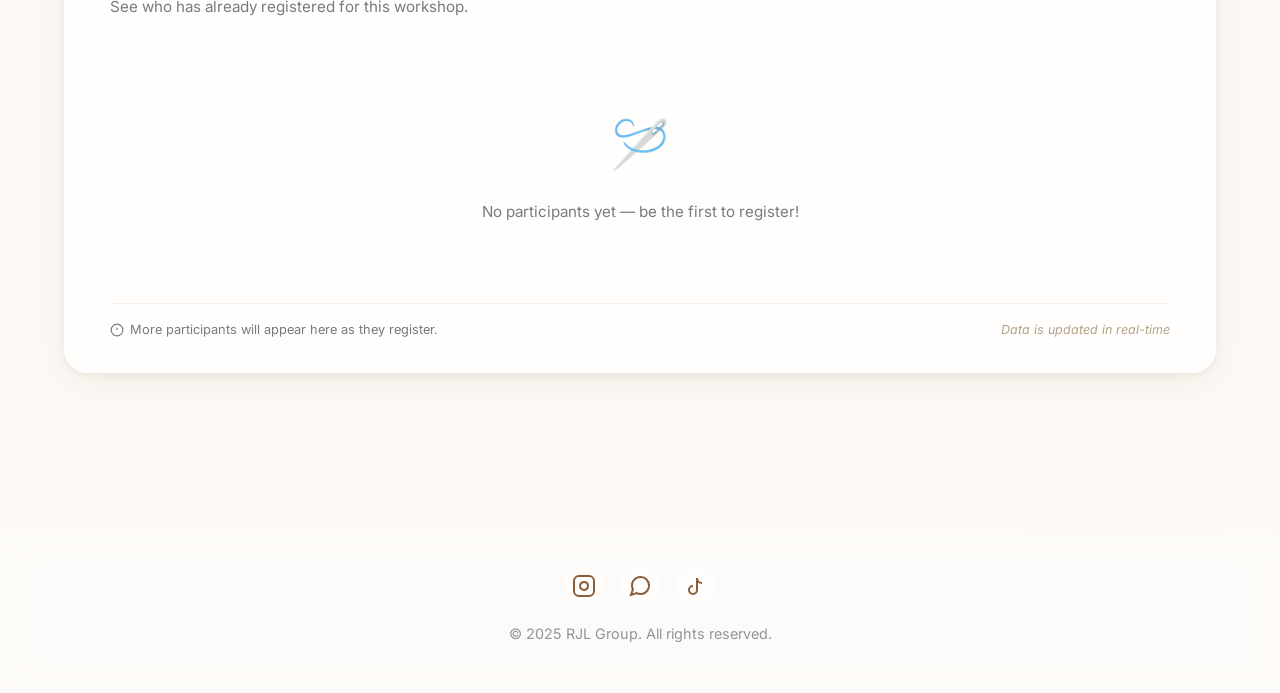
<file: docs/registration.html>
<!DOCTYPE html>
<html lang="en">
<head>
    <meta charset="UTF-8">
    <meta name="viewport" content="width=device-width, initial-scale=1.0">
    <title>Registration - RJL Group</title>
    <link rel="stylesheet" href="style.css">
    <link rel="preconnect" href="https://fonts.googleapis.com">
    <link rel="preconnect" href="https://fonts.gstatic.com" crossorigin>
    <link href="https://fonts.googleapis.com/css2?family=Poppins:wght@300;400;500;600;700&family=Inter:wght@300;400;500;600&display=swap" rel="stylesheet">
</head>
<body class="registration-page">

    <!-- Background with overlay -->
    <div class="page-background" style="background-image: url('/docs/img/galeri.batik/4.jpeg');"></div>
    
    <!-- Navigation Bar -->
    <nav class="navbar-glass">
        <div class="nav-container">
            <div class="nav-logo">RJL Group</div>
            <ul class="nav-menu" id="navMenu">
                <li><a href="index.html" class="nav-link">Home</a></li>
                <li><a href="cafe.html" class="nav-link">Café</a></li>
                <li><a href="batik.html" class="nav-link">Batik</a></li>
                <li><a href="gallery.html" class="nav-link">Gallery</a></li>
                <li><a href="about.html" class="nav-link">About</a></li>
                <li><a href="contact.html" class="nav-link">Contact</a></li>
                <li><a href="registration.html" class="nav-link">Registration</a></li>
                <li><a href="developer.html" class="nav-link">Developer</a></li>
            </ul>
            <div class="header-line" id="headerLine"></div>
            <div class="nav-toggle" id="navToggle">
                <span></span>
                <span></span>
                <span></span>
            </div>
        </div>
    </nav>

    <!-- Registration Hero Section -->
    <section class="page-hero">
        <div class="container">
            <div class="glass-card hero-card fade-in">
                <h1 class="page-title">Batik Workshop Registration</h1>
                <p class="page-subtitle">Join us to learn the traditional art of batik making</p>
            </div>
        </div>
    </section>

    <!-- Registration Form Section -->
    <section class="section-padding">
        <div class="container">
            <div class="registration-wrapper">
                <div class="glass-card form-card slide-up">
                    <h2 class="section-title">Register for Classes</h2>
                    <form id="regForm" class="registration-form">
                        <div class="form-group">
                            <label for="fullName" class="form-label">Full Name</label>
                            <input type="text" id="fullName" name="fullName" class="form-input" required>
                        </div>
                        <div class="form-group">
                            <label for="email" class="form-label">Email</label>
                            <input type="email" id="email" name="email" class="form-input" required>
                        </div>
                        <div class="form-group">
                            <label for="phone" class="form-label">Phone Number</label>
                            <input type="tel" id="phone" name="phone" class="form-input" required>
                        </div>
                        <div class="form-group">
                            <label for="classType" class="form-label">Class Type</label>
                            <select id="classType" name="classType" class="form-select" required>
                                <option value="">Select a class</option>
                                <option value="beginner">Beginner Batik Workshop</option>
                                <option value="intermediate">Intermediate Batik Techniques</option>
                                <option value="advanced">Advanced Pattern Design</option>
                                <option value="private">Private One-on-One Session</option>
                            </select>
                        </div>
                        <div class="form-group">
                            <label for="preferredDate" class="form-label">Preferred Date</label>
                            <input type="date" id="preferredDate" name="preferredDate" class="form-input" required>
                        </div>
                        <div class="form-group">
                            <label for="message" class="form-label">Additional Information</label>
                            <textarea id="message" name="message" class="form-textarea" rows="4" placeholder="Tell us about your experience or any special requirements..."></textarea>
                        </div>
                        <button type="submit" class="btn-glass btn-primary btn-full">Submit Registration</button>
                    </form>
                    <div id="registrationFormMessage" class="form-message"></div>
                </div>

                <!-- Class Information -->
                <div class="class-info-wrapper">
                    <div class="glass-card info-card slide-up" style="animation-delay: 0.1s">
                        <h3 class="card-title">Workshop Details</h3>
                        <p class="card-text">Duration: 3-4 hours<br>Group Size: 4-8 participants<br>Materials: All included<br>Price: Starting from Rp 350,000</p>
                    </div>
                    <div class="glass-card info-card slide-up" style="animation-delay: 0.2s">
                        <h3 class="card-title">What You'll Learn</h3>
                        <ul class="info-list">
                            <li>Traditional batik techniques</li>
                            <li>Pattern design fundamentals</li>
                            <li>Wax application methods</li>
                            <li>Natural dyeing process</li>
                        </ul>
                    </div>
                    <div class="glass-card info-card slide-up" style="animation-delay: 0.3s">
                        <h3 class="card-title">What to Bring</h3>
                        <ul class="info-list">
                            <li>Comfortable clothing</li>
                            <li>Enthusiasm to learn</li>
                            <li>Camera (optional)</li>
                            <li>Nothing else - we provide everything!</li>
                        </ul>
                    </div>
                </div>
            </div>
        </div>
    </section>

    <!-- =============================================
         REGISTERED PARTICIPANTS SECTION
         ============================================= -->
    <section class="section-padding participants-section slide-up" id="registeredParticipants">
        <div class="container">
            <div class="participants-card">

                <!-- Header -->
                <div class="participants-header">
                    <div class="participants-title-group">
                        <h2 class="participants-title">Registered Participants</h2>
                        <p class="participants-subtitle">See who has already registered for this workshop.</p>
                    </div>
                    <div class="spots-badge" id="spotsBadge">
                        <span class="spots-filled" id="spotsFilled">—</span>
                        <span class="spots-separator">/</span>
                        <span class="spots-total" id="spotsTotal">16</span>
                        <span class="spots-label">spots filled</span>
                    </div>
                </div>

                <!-- Table Desktop / Cards Mobile -->
                <div class="participants-table-wrap" id="participantsTableWrap">

                    <!-- Skeleton Loading -->
                    <div class="participants-skeleton" id="participantsSkeleton">
                        <div class="skeleton-row" aria-hidden="true">
                            <div class="skeleton-cell skel-no"></div>
                            <div class="skeleton-cell skel-avatar"></div>
                            <div class="skeleton-cell skel-name"></div>
                            <div class="skeleton-cell skel-badge"></div>
                            <div class="skeleton-cell skel-date"></div>
                            <div class="skeleton-cell skel-reg"></div>
                        </div>
                        <div class="skeleton-row" aria-hidden="true">
                            <div class="skeleton-cell skel-no"></div>
                            <div class="skeleton-cell skel-avatar"></div>
                            <div class="skeleton-cell skel-name"></div>
                            <div class="skeleton-cell skel-badge"></div>
                            <div class="skeleton-cell skel-date"></div>
                            <div class="skeleton-cell skel-reg"></div>
                        </div>
                        <div class="skeleton-row" aria-hidden="true">
                            <div class="skeleton-cell skel-no"></div>
                            <div class="skeleton-cell skel-avatar"></div>
                            <div class="skeleton-cell skel-name"></div>
                            <div class="skeleton-cell skel-badge"></div>
                            <div class="skeleton-cell skel-date"></div>
                            <div class="skeleton-cell skel-reg"></div>
                        </div>
                    </div>

                    <!-- Empty State -->
                    <div class="participants-empty" id="participantsEmpty" style="display:none;">
                        <div class="empty-icon">🪡</div>
                        <p class="empty-text">No participants yet — be the first to register!</p>
                    </div>

                    <!-- Table -->
                    <table class="participants-table" id="participantsTable" style="display:none;">
                        <thead>
                            <tr>
                                <th>No</th>
                                <th>Participant</th>
                                <th>Class Type</th>
                                <th>Date</th>
                                <th>Registered On</th>
                            </tr>
                        </thead>
                        <tbody id="participantsTbody">
                            <!-- Rows injected by JS -->
                        </tbody>
                    </table>
                </div>

                <!-- Pagination Controls -->
                <div class="participants-pagination" id="participantsPagination" style="display:none;">
                    <button class="pt-page-btn" id="ptPrevBtn" aria-label="Previous page" disabled>
                        <svg width="16" height="16" viewBox="0 0 24 24" fill="none" stroke="currentColor" stroke-width="2.5"><polyline points="15 18 9 12 15 6"/></svg>
                        Prev
                    </button>
                    <span class="pt-page-info" id="ptPageInfo">Page 1 of 1</span>
                    <button class="pt-page-btn" id="ptNextBtn" aria-label="Next page">
                        Next
                        <svg width="16" height="16" viewBox="0 0 24 24" fill="none" stroke="currentColor" stroke-width="2.5"><polyline points="9 18 15 12 9 6"/></svg>
                    </button>
                </div>

                <!-- Footer note -->
                <div class="participants-footer">
                    <span class="participants-note">
                        <svg width="14" height="14" viewBox="0 0 24 24" fill="none" stroke="currentColor" stroke-width="2" aria-hidden="true"><circle cx="12" cy="12" r="10"/><line x1="12" y1="8" x2="12" y2="12"/><line x1="12" y1="16" x2="12.01" y2="16"/></svg>
                        More participants will appear here as they register.
                    </span>
                    <span class="participants-realtime">Data is updated in real-time</span>
                </div>

            </div>
        </div>
    </section>

    <!-- Footer -->
    <footer class="footer-glass">
        <div class="footer-content">
            <div class="footer-social">
                <a href="#" class="social-icon" aria-label="Instagram">
                    <svg width="24" height="24" viewBox="0 0 24 24" fill="none" stroke="currentColor" stroke-width="2">
                        <rect x="2" y="2" width="20" height="20" rx="5" ry="5"></rect>
                        <path d="M16 11.37A4 4 0 1 1 12.63 8 4 4 0 0 1 16 11.37z"></path>
                        <line x1="17.5" y1="6.5" x2="17.51" y2="6.5"></line>
                    </svg>
                </a>
                <a href="#" class="social-icon" aria-label="WhatsApp">
                    <svg width="24" height="24" viewBox="0 0 24 24" fill="none" stroke="currentColor" stroke-width="2">
                        <path d="M21 11.5a8.38 8.38 0 0 1-.9 3.8 8.5 8.5 0 0 1-7.6 4.7 8.38 8.38 0 0 1-3.8-.9L3 21l1.9-5.7a8.38 8.38 0 0 1-.9-3.8 8.5 8.5 0 0 1 4.7-7.6 8.38 8.38 0 0 1 3.8-.9h.5a8.48 8.48 0 0 1 8 8v.5z"></path>
                    </svg>
                </a>
                <a href="#" class="social-icon" aria-label="TikTok">
                    <svg width="24" height="24" viewBox="0 0 24 24" fill="none" stroke="currentColor" stroke-width="2">
                        <path d="M9 12a4 4 0 1 0 4 4V4a5 5 0 0 0 5 5"></path>
                    </svg>
                </a>
            </div>
            <p class="footer-text">&copy; 2025 RJL Group. All rights reserved.</p>
        </div>
    </footer>

    <script src="script.js"></script>
</body>
</html>
</file>
<file: docs/style.css>
/* ===================================
   RJL Group Website Styles
   Bright Glassmorphism Theme
   =================================== */

/* ===================================
   CSS VARIABLES & RESET
   =================================== */
:root {
    /* Color Palette - Bright & Soft */
    --color-white: #ffffff;
    --color-cream: #fdfaf6;
    --color-beige: #f5f1ed;
    --color-light-gray: #e8e4e0;
    --color-soft-gold: #d4af7a;
    --color-warm-brown: #8b6f47;
    --color-text-primary: #2d2d2d;
    --color-text-secondary: #5a5a5a;
    --color-text-light: #7a7a7a;
    
    /* Glass Effect Colors */
    --glass-bg: rgba(255, 255, 255, 0.25);
    --glass-border: rgba(255, 255, 255, 0.3);
    --glass-shadow: rgba(0, 0, 0, 0.08);
    
    /* Spacing */
    --spacing-xs: 0.5rem;
    --spacing-sm: 1rem;
    --spacing-md: 2rem;
    --spacing-lg: 4rem;
    --spacing-xl: 6rem;
    
    /* Typography */
    --font-primary: 'Poppins', -apple-system, sans-serif;
    --font-secondary: 'Inter', -apple-system, sans-serif;
    
    /* Border Radius */
    --radius-sm: 10px;
    --radius-md: 20px;
    --radius-lg: 30px;
    
    /* Transitions */
    --transition-fast: 0.2s ease;
    --transition-normal: 0.3s ease;
    --transition-slow: 0.5s ease;
}

* {
    margin: 0;
    padding: 0;
    box-sizing: border-box;
}

html {
    scroll-behavior: smooth;
}

body {
    font-family: var(--font-primary);
    color: var(--color-text-primary);
    line-height: 1.6;
    background-color: var(--color-cream);
    overflow-x: hidden;
}

/* ===================================
   TYPOGRAPHY
   =================================== */
h1, h2, h3, h4, h5, h6 {
    font-weight: 600;
    line-height: 1.2;
    margin-bottom: var(--spacing-sm);
}

h1 {
    font-size: 3.5rem;
    font-weight: 700;
}

h2 {
    font-size: 2.5rem;
}

h3 {
    font-size: 1.75rem;
}

p {
    margin-bottom: var(--spacing-sm);
    font-family: var(--font-secondary);
}

a {
    text-decoration: none;
    color: inherit;
}

/* ===================================
   BACKGROUND & OVERLAY
   =================================== */
.page-background {
    position: fixed;
    top: 0;
    left: 0;
    width: 100%;
    height: 100%;
    background-size: cover;
    background-position: center;
    background-repeat: no-repeat;
    z-index: -2;
}

.page-background::after {
    content: '';
    position: absolute;
    top: 0;
    left: 0;
    width: 100%;
    height: 100%;
    background: linear-gradient(135deg, rgba(253, 250, 246, 0.85), rgba(245, 241, 237, 0.90));
    backdrop-filter: blur(3px);
    z-index: -1;
}

/* ===================================
   GLASS CARD COMPONENT
   =================================== */
.glass-card {
    background: var(--glass-bg);
    backdrop-filter: blur(16px);
    -webkit-backdrop-filter: blur(16px);
    border: 1px solid var(--glass-border);
    border-radius: var(--radius-md);
    box-shadow: 0 8px 32px var(--glass-shadow);
    padding: var(--spacing-md);
    transition: transform var(--transition-normal), box-shadow var(--transition-normal);
}

.glass-card:hover {
    transform: translateY(-4px);
    box-shadow: 0 12px 40px rgba(0, 0, 0, 0.12);
}

/* ===================================
   NAVIGATION BAR (FIXED + GLASSMORPHISM)
   =================================== */

.navbar-glass {
    position: fixed;
    top: 0;
    left: 0;
    width: 100%;
    background: rgba(245, 240, 235, 0.75); /* warna hangat transparan */
    backdrop-filter: blur(20px) saturate(180%);
    -webkit-backdrop-filter: blur(20px) saturate(180%);
    border-bottom: 1px solid rgba(180, 160, 130, 0.2);
    box-shadow: 0 3px 15px rgba(150, 120, 80, 0.15);
    z-index: 1000;
    padding: 1rem 0;
    transition: all 0.3s ease;
}

.nav-container {
    max-width: 1380px;
    margin: 0 auto;
    padding: 0 2rem;
    display: flex;
    justify-content: space-between;
    align-items: center;
}

/* LOGO */
.nav-logo {
    font-size: 1.5rem;
    font-weight: 700;
    color: #6c4e1a; /* coklat keemasan hangat */
    letter-spacing: -0.5px;
    transition: color 0.3s ease;
}

.nav-logo:hover {
    color: #a6783c;
}

/* NAV MENU */
.nav-menu {
    display: flex;
    list-style: none;
    gap: 1.5rem;
    align-items: center;
}

.nav-link {
    position: relative;
    font-family: "Poppins", sans-serif;
    font-size: 0.95rem;
    color: #2c2c2c; /* teks gelap agar kontras */
    padding: 0.5rem 1rem;
    border-radius: 10px;
    font-weight: 500;
    letter-spacing: 0.3px;
    transition: all 0.25s ease-in-out;
}

/* Garis bawah saat aktif */
.nav-link.active::after {
    content: "";
    position: absolute;
    bottom: 3px;
    left: 0;
    width: 100%;
    height: 2px;
    background: #7a4b1f;
    border-radius: 2px;
}

.nav-link:hover::after {
    width: 100%;
}

.nav-link:hover {
    color: #7a5720;
    background: rgba(255, 240, 220, 0.6);
}

/* NAVBAR ACTIVE LINK — garis bawah coklat */
.nav-link.active {
    color: #7a4b1f; /* coklat hangat */
    font-weight: 600;
    position: relative;
}

/* BURGER MENU (for mobile later) */
.nav-toggle {
    display: none;
    flex-direction: column;
    gap: 5px;
    cursor: pointer;
}

.nav-toggle span {
    width: 25px;
    height: 3px;
    background-color: #7a5720;
    border-radius: 2px;
    transition: all 0.3s ease;
}



/* ===================================
   HERO SECTION
   =================================== */
.hero-section {
    min-height: 100vh;
    display: flex;
    align-items: center;
    justify-content: center;
    padding: var(--spacing-lg) var(--spacing-md);
}

.hero-content {
    text-align: center;
    max-width: 900px;
}

.hero-title {
    font-size: 5rem;
    font-weight: 700;
    color: var(--color-warm-brown);
    margin-bottom: var(--spacing-sm);
    letter-spacing: -2px;
    text-shadow: 2px 2px 4px rgba(0, 0, 0, 0.05);
}

.hero-subtitle {
    font-size: 2rem;
    color: var(--color-text-primary);
    margin-bottom: var(--spacing-xs);
    font-weight: 500;
}

.hero-description {
    font-size: 1.2rem;
    color: var(--color-text-secondary);
    margin-bottom: var(--spacing-md);
    font-family: var(--font-secondary);
}

.hero-buttons {
    display: flex;
    gap: var(--spacing-sm);
    justify-content: center;
    flex-wrap: wrap;
}

/* ===================================
   BUTTONS
   =================================== */
.btn-glass {
    padding: 1rem 2.5rem;
    border: none;
    border-radius: var(--radius-sm);
    font-family: var(--font-primary);
    font-size: 1rem;
    font-weight: 600;
    cursor: pointer;
    transition: all var(--transition-normal);
    position: relative;
    overflow: hidden;
}

.btn-primary {
    background: rgba(212, 175, 122, 0.3);
    backdrop-filter: blur(10px);
    border: 2px solid var(--color-soft-gold);
    color: var(--color-warm-brown);
}

.btn-primary:hover {
    background: rgba(212, 175, 122, 0.5);
    transform: translateY(-2px);
    box-shadow: 0 8px 20px rgba(212, 175, 122, 0.3);
}

.btn-secondary {
    background: rgba(255, 255, 255, 0.3);
    backdrop-filter: blur(10px);
    border: 2px solid rgba(255, 255, 255, 0.5);
    color: var(--color-text-primary);
}

.btn-secondary:hover {
    background: rgba(255, 255, 255, 0.5);
    transform: translateY(-2px);
    box-shadow: 0 8px 20px rgba(0, 0, 0, 0.1);
}

.btn-small {
    padding: 0.6rem 1.5rem;
    font-size: 0.9rem;
}

.btn-full {
    width: 100%;
}

/* ===================================
   CONTAINER & LAYOUT
   =================================== */
.container {
    max-width: 1400px;
    margin: 0 auto;
    padding: 0 var(--spacing-md);
}

.section-padding {
    padding: var(--spacing-xl) 0;
}

.page-hero {
    min-height: 50vh;
    display: flex;
    align-items: center;
    justify-content: center;
    padding: calc(var(--spacing-xl) + 60px) var(--spacing-md) var(--spacing-lg);
}

.hero-card {
    text-align: center;
    max-width: 800px;
    margin: 0 auto;
}

.page-title {
    font-size: 4rem;
    color: var(--color-warm-brown);
    margin-bottom: var(--spacing-sm);
}

.page-subtitle {
    font-size: 1.5rem;
    color: var(--color-text-secondary);
    font-weight: 400;
}

/* ===================================
   CONTENT SECTIONS
   =================================== */
.section-title {
    font-size: 2.5rem;
    color: var(--color-warm-brown);
    margin-bottom: var(--spacing-md);
}

.section-title.text-center {
    text-align: center;
}

.section-text {
    font-size: 1.1rem;
    color: var(--color-text-secondary);
    line-height: 1.8;
    margin-bottom: var(--spacing-sm);
}

.content-card {
    max-width: 1000px;
    margin: 0 auto;
}

.content-image {
    width: 100%;
    border-radius: var(--radius-md);
    margin-top: var(--spacing-md);
    box-shadow: 0 8px 24px rgba(0, 0, 0, 0.1);
}

/* ===================================
   GRID LAYOUTS
   =================================== */
.grid-2 {
    display: grid;
    grid-template-columns: repeat(2, 1fr);
    gap: var(--spacing-md);
}

.grid-3 {
    display: grid;
    grid-template-columns: repeat(3, 1fr);
    gap: var(--spacing-md);
}

.grid-2-contact {
    display: grid;
    grid-template-columns: 1.5fr 1fr;
    gap: var(--spacing-md);
    align-items: start;
}

/* ===================================
   MENU & PRODUCT CARDS
   =================================== */
.menu-layout {
  display: flex;
  flex-direction: column;
  align-items: center;
  text-align: center;
  gap: 1.5rem;
  max-width: 700px;
  margin: 0 auto;
  padding: var(--spacing-lg);
  background: rgba(255, 255, 255, 0.4);
  border: 1px solid rgba(255, 255, 255, 0.5);
  border-radius: var(--radius-lg);
  backdrop-filter: blur(10px);
  box-shadow: 0 4px 25px rgba(0, 0, 0, 0.1);
}

.menu-image-single {
  width: 100%;
  height: auto; /* otomatis sesuai proporsi gambar */
  max-height: 700px; /* batas biar gak terlalu tinggi */
  object-fit: contain;
  border-radius: var(--radius-md);
  display: block;
}

.menu-layout .card-title {
  font-size: 1.6rem;
  color: var(--color-warm-brown);
  font-weight: 600;
  margin-bottom: 0.5rem;
}

.menu-layout .card-text {
  font-size: 1rem;
  color: var(--color-text-secondary);
  max-width: 600px;
  line-height: 1.6;
}


/* ===================================
   NAVIGATION BAR — WARM MODERN STYLE
   =================================== */
.navbar-glass {
    position: fixed;
    top: 0;
    left: 0;
    width: 100%;
    background: rgba(245, 240, 235, 0.75); /* warna hangat transparan */
    backdrop-filter: blur(20px) saturate(180%);
    -webkit-backdrop-filter: blur(20px) saturate(180%);
    border-bottom: 1px solid rgba(180, 160, 130, 0.2);
    box-shadow: 0 3px 15px rgba(150, 120, 80, 0.15);
    z-index: 1000;
    padding: 1rem 0;
    transition: all 0.3s ease;
}

.nav-container {
    max-width: 1380px;
    margin: 0 auto;
    padding: 0 2rem;
    display: flex;
    justify-content: space-between;
    align-items: center;
}



/* LOGO */
.nav-logo {
    font-size: 1.5rem;
    font-weight: 700;
    color: #6c4e1a; /* coklat keemasan hangat */
    letter-spacing: -0.5px;
    transition: color 0.3s ease;
}

.nav-logo:hover {
    color: #a6783c;
}

/* NAV MENU */
.nav-menu {
    display: flex;
    list-style: none;
    gap: 1.5rem;
    align-items: center;
    margin-left: auto; 
}

.nav-menu {
    display: flex;
    list-style: none;
    gap: 1.5rem;
    align-items: center;
    justify-content: flex-end; /* atau flex-start / center */
}


.nav-link {
    position: relative;
    font-family: "Poppins", sans-serif;
    font-size: 0.95rem;
    color: #2c2c2c; /* teks gelap agar kontras */
    padding: 0.5rem 1rem;
    border-radius: 10px;
    font-weight: 500;
    letter-spacing: 0.3px;
    transition: all 0.25s ease-in-out;
}

/* Garis bawah saat aktif */
.nav-link.active::after {
    content: "";
    position: absolute;
    bottom: 3px;
    left: 0;
    width: 100%;
    height: 2px;
    background: #7a4b1f;
    border-radius: 2px;
}

.nav-link:hover::after {
    width: 100%;
}

.nav-link:hover {
    color: #7a5720;
    background: rgba(255, 240, 220, 0.6);
}

/* NAVBAR ACTIVE LINK — garis bawah coklat */
.nav-link.active {
    color: #7a4b1f; /* coklat hangat */
    font-weight: 600;
    position: relative;
}

/* BURGER MENU (for mobile later) */
.nav-toggle {
    display: none;
    flex-direction: column;
    gap: 5px;
    cursor: pointer;
}

.nav-toggle span {
    width: 25px;
    height: 3px;
    background-color: #7a5720;
    border-radius: 2px;
    transition: all 0.3s ease;
}



/* ===================================
   HERO SECTION
   =================================== */
.hero-section {
    min-height: 100vh;
    display: flex;
    align-items: center;
    justify-content: center;
    padding: var(--spacing-lg) var(--spacing-md);
}

.hero-content {
    text-align: center;
    max-width: 900px;
}

.hero-title {
    font-size: 5rem;
    font-weight: 700;
    color: var(--color-warm-brown);
    margin-bottom: var(--spacing-sm);
    letter-spacing: -2px;
    text-shadow: 2px 2px 4px rgba(0, 0, 0, 0.05);
}

.hero-subtitle {
    font-size: 2rem;
    color: var(--color-text-primary);
    margin-bottom: var(--spacing-xs);
    font-weight: 500;
}

.hero-description {
    font-size: 1.2rem;
    color: var(--color-text-secondary);
    margin-bottom: var(--spacing-md);
    font-family: var(--font-secondary);
}

.hero-buttons {
    display: flex;
    gap: var(--spacing-sm);
    justify-content: center;
    flex-wrap: wrap;
}

/* ===================================
   BUTTONS
   =================================== */
.btn-glass {
    padding: 1rem 2.5rem;
    border: none;
    border-radius: var(--radius-sm);
    font-family: var(--font-primary);
    font-size: 1rem;
    font-weight: 600;
    cursor: pointer;
    transition: all var(--transition-normal);
    position: relative;
    overflow: hidden;
}

.btn-primary {
    background: rgba(212, 175, 122, 0.3);
    backdrop-filter: blur(10px);
    border: 2px solid var(--color-soft-gold);
    color: var(--color-warm-brown);
}

.btn-primary:hover {
    background: rgba(212, 175, 122, 0.5);
    transform: translateY(-2px);
    box-shadow: 0 8px 20px rgba(212, 175, 122, 0.3);
}

.btn-secondary {
    background: rgba(255, 255, 255, 0.3);
    backdrop-filter: blur(10px);
    border: 2px solid rgba(255, 255, 255, 0.5);
    color: var(--color-text-primary);
}

.btn-secondary:hover {
    background: rgba(255, 255, 255, 0.5);
    transform: translateY(-2px);
    box-shadow: 0 8px 20px rgba(0, 0, 0, 0.1);
}

.btn-small {
    padding: 0.6rem 1.5rem;
    font-size: 0.9rem;
}

.btn-full {
    width: 100%;
}


/* ===================================
   GALLERY FILTER BUTTONS
   =================================== */
.filter-buttons {
  display: flex;
  justify-content: center;
  gap: 1.2rem;
  margin-top: 1.5rem;
}

.filter-btn {
  font-family: "Poppins", sans-serif;
  font-size: 0.95rem;
  padding: 0.6rem 1.6rem;
  border-radius: 2rem;
  border: none;
  background: rgba(255, 255, 255, 0.4); /* latar lembut transparan */
  color: #7a4b1f !important; /* pastikan teks coklat */
  font-weight: 600;
  cursor: pointer;
  transition: all 0.25s ease-in-out;
  backdrop-filter: blur(8px);
}

/* Hover effect */
.filter-btn:hover {
  background: rgba(255, 255, 255, 0.7);
  transform: translateY(-2px);
}

/* Tombol aktif */
.filter-btn.active {
  background: #ffffff;
  color: #000000 !important; /* teks hitam saat aktif */
  border: 1px solid #c9a36b; /* garis tepi tipis */
  box-shadow: 0 3px 10px rgba(0, 0, 0, 0.08);
}

/* === Gallery Grid === */
.section-padding {
  padding: 3rem 0 4rem;
}

.container {
  max-width: 1200px;
  margin: 0 auto;
  padding: 0 1.5rem;
}

.masonry-gallery {
  columns: 4;
  column-gap: 1rem;
}

.masonry-item {
  display: inline-block;
  width: 100%;
  margin-bottom: 1rem;
  transition: all 0.3s ease;
}

.masonry-item.hidden {
  opacity: 0;
  transform: scale(0.9);
  pointer-events: none;
  display: none;
}

/* Responsive Columns */
@media (max-width: 992px) {
  .masonry-gallery {
    columns: 3;
  }
}

@media (max-width: 768px) {
  .masonry-gallery {
    columns: 2;
  }
}

@media (max-width: 576px) {
  .masonry-gallery {
    columns: 1;
  }
}

/* === Gallery Image === */
.gallery-image {
  position: relative;
  width: 100%;
  padding-bottom: 75%;
  background-size: cover;
  background-position: center;
  border-radius: 1rem;
  overflow: hidden;
  cursor: pointer;
  transition: all 0.4s ease;
}

.gallery-image:hover {
  transform: scale(1.03);
  filter: brightness(1.1);
}

.gallery-overlay {
  background: rgba(255, 255, 255, 0.45);
  transition: opacity 0.3s ease;
}

.gallery-image:hover .gallery-overlay {
  opacity: 1;
}

.gallery-caption {
  color: var(--color-text-primary);
  font-weight: 600;
  text-shadow: 0 1px 3px rgba(255, 255, 255, 0.5);
}

/* === Footer === */
.footer-glass {
  background: rgba(255, 255, 255, 0.1);
  backdrop-filter: blur(8px);
  padding: 2rem 0;
  text-align: center;
  border-top: 1px solid rgba(255, 255, 255, 0.2);
}

.footer-text {
  font-size: 0.95rem;
  opacity: 0.8;
}

/* === Animations === */
@keyframes fadeInUp {
  from {
    opacity: 0;
    transform: translateY(25px);
  }
  to {
    opacity: 1;
    transform: translateY(0);
  }
}

/* ===================================
   PROCESS CARDS
   =================================== */
.process-grid {
    display: grid;
    grid-template-columns: repeat(4, 1fr);
    gap: var(--spacing-md);
}

.process-card {
    text-align: center;
}

.process-number {
    width: 60px;
    height: 60px;
    background: linear-gradient(135deg, rgba(212, 175, 122, 0.3), rgba(212, 175, 122, 0.5));
    border-radius: 50%;
    display: flex;
    align-items: center;
    justify-content: center;
    font-size: 1.5rem;
    font-weight: 700;
    color: var(--color-warm-brown);
    margin: 0 auto var(--spacing-sm);
}

/* ===================================
   VISION & VALUES
   =================================== */
.vision-card {
    text-align: center;
}

.icon-wrapper {
    width: 80px;
    height: 80px;
    background: rgba(212, 175, 122, 0.2);
    border-radius: 50%;
    display: flex;
    align-items: center;
    justify-content: center;
    margin: 0 auto var(--spacing-sm);
}

.icon-wrapper svg {
    color: var(--color-warm-brown);
}

.value-card {
    text-align: center;
}

.value-icon {
    font-size: 3rem;
    margin-bottom: var(--spacing-sm);
}

/* ===================================
   FORMS
   =================================== */
.contact-form,
.registration-form {
    width: 100%;
}

.form-group {
    margin-bottom: var(--spacing-sm);
}

.form-label {
    display: block;
    font-size: 0.95rem;
    font-weight: 500;
    color: var(--color-text-primary);
    margin-bottom: 0.5rem;
}

.form-input,
.form-textarea,
.form-select {
    width: 100%;
    padding: 0.9rem 1.2rem;
    border: 2px solid rgba(255, 255, 255, 0.4);
    border-radius: var(--radius-sm);
    background: rgba(255, 255, 255, 0.3);
    backdrop-filter: blur(10px);
    font-family: var(--font-secondary);
    font-size: 1rem;
    color: var(--color-text-primary);
    transition: border-color var(--transition-fast), background var(--transition-fast);
}

.form-input:focus,
.form-textarea:focus,
.form-select:focus {
    outline: none;
    border-color: var(--color-soft-gold);
    background: rgba(255, 255, 255, 0.5);
}

.form-textarea {
    resize: vertical;
    min-height: 120px;
}

.form-message {
    margin-top: var(--spacing-sm);
    padding: var(--spacing-sm);
    border-radius: var(--radius-sm);
    font-size: 0.95rem;
    display: none;
}

.form-message.success {
    background: rgba(76, 175, 80, 0.2);
    color: #2e7d32;
    border: 1px solid rgba(76, 175, 80, 0.4);
    display: block;
}

.form-message.error {
    background: rgba(244, 67, 54, 0.2);
    color: #c62828;
    border: 1px solid rgba(244, 67, 54, 0.4);
    display: block;
}

/* ===================================
   CONTACT & REGISTRATION INFO
   =================================== */
.contact-info-wrapper,
.class-info-wrapper {
    display: flex;
    flex-direction: column;
    gap: var(--spacing-sm);
}

.info-card {
    padding: var(--spacing-md);
}

.info-list {
    list-style: none;
    padding-left: 0;
}

.info-list li {
    padding: 0.4rem 0;
    color: var(--color-text-secondary);
    font-family: var(--font-secondary);
}

.info-list li::before {
    content: '✓ ';
    color: var(--color-soft-gold);
    font-weight: bold;
    margin-right: 0.5rem;
}

.social-links {
    display: flex;
    flex-direction: column;
    gap: 0.5rem;
}

.social-link {
    color: var(--color-warm-brown);
    font-weight: 500;
    transition: color var(--transition-fast);
}

.social-link:hover {
    color: var(--color-soft-gold);
}

.registration-wrapper {
    display: grid;
    grid-template-columns: 1.5fr 1fr;
    gap: var(--spacing-md);
    align-items: start;
}

/* ===================================
   MAP SECTION
   =================================== */

.map-card {
  padding: 2rem;
  border-radius: var(--radius-lg);
  background: rgba(255, 255, 255, 0.12);
  backdrop-filter: blur(10px);
  box-shadow: 0 4px 24px rgba(0, 0, 0, 0.1);
}

.map-wrapper {
  position: relative;
  width: 100%;
  height: 400px;
  overflow: hidden;
  border-radius: var(--radius-md);
}

.map-wrapper iframe {
  width: 100%;
  height: 100%;
  border: 0;
  border-radius: var(--radius-md);
}

@media (max-width: 768px) {
  .map-wrapper {
    height: 300px;
  }
}


/* ===================================
   CTA SECTION
   =================================== */
.cta-card {
    text-align: center;
    padding: var(--spacing-lg);
}

/* =============================
   RJL Developer Page Styling
   ============================= */
:root {
  --color-warm-brown: #8b5e3b;
  --color-light-cream: #756349;
  --color-bg-glass: rgba(255, 255, 255, 0.12);
  --color-accent: #362e25;
}

/* === Developer Team Layout === */
.team-grid {
  display: grid;
  grid-template-columns: repeat(3, 1fr);
  gap: 2rem;
  justify-items: center;
  max-width: 1100px;
  margin: 0 auto;
}

/* Baris kedua (2 developer) benar-benar di tengah */
.team-grid .team-card:nth-child(4) {
  grid-column: 2 / 3;
}

.team-grid .team-card:nth-child(5) {
  grid-column: 3 / 4;
}

@media (max-width: 768px) {
  .team-grid {
    grid-template-columns: 1fr;
  }
}

/* === Card === */
.team-card {
  background: var(--color-bg-glass);
  border-radius: 20px;
  text-align: center;
  padding: 1.5rem;
  backdrop-filter: blur(12px);
  transition: transform 0.3s ease, box-shadow 0.3s ease;
  box-shadow: 0 4px 20px rgba(0,0,0,0.25);
}

.team-card:hover {
  transform: translateY(-6px);
  box-shadow: 0 10px 25px rgba(0,0,0,0.35);
}

.team-photo {
  width: 120px;
  height: 120px;
  border-radius: 50%;
  object-fit: cover;
  border: 3px solid rgba(255,255,255,0.4);
  margin-bottom: 1rem;
}

.team-name {
  color: var(--color-light-cream);
  font-size: 1.2rem;
  font-weight: 600;
  margin-bottom: 0.2rem;
}

.team-role {
  color: var(--color-accent);
  font-weight: 500;
  margin-bottom: 0.6rem;
}

.team-desc {
  color: #806f5f;
  font-size: 0.9rem;
  margin-bottom: 1rem;
}

/* === Tombol CV & Portfolio === */
.team-actions {
  display: flex;
  justify-content: center;
  gap: 0.8rem;
}

.btn-modern {
  background: transparent;
  border: 2px solid var(--color-warm-brown);
  color: var(--color-warm-brown);
  font-weight: 500;
  padding: 0.5rem 1.2rem;
  border-radius: 30px;
  backdrop-filter: blur(10px);
  transition: all 0.3s ease;
  display: flex;
  align-items: center;
  gap: 0.4rem;
}

.btn-modern i {
  color: var(--color-warm-brown);
}

.btn-modern:hover {
  background: #fff;
  color: var(--color-warm-brown);
  border-color: #fff;
  transform: translateY(-2px);
}

/* ===================================
   DEVELOPER PAGE
   =================================== */
.tech-details {
    display: grid;
    grid-template-columns: repeat(2, 1fr);
    gap: var(--spacing-md);
    margin-top: var(--spacing-md);
}

.tech-item {
    padding: var(--spacing-sm);
}

.tech-title {
    font-size: 1.2rem;
    color: var(--color-warm-brown);
    margin-bottom: 0.5rem;
}

.tech-text {
    font-size: 1rem;
    color: var(--color-text-secondary);
    font-family: var(--font-secondary);
}

.code-block {
    background: rgba(255, 255, 255, 0.4);
    border: 1px solid rgba(255, 255, 255, 0.5);
    border-radius: var(--radius-sm);
    padding: var(--spacing-md);
    font-family: 'Courier New', monospace;
    font-size: 0.9rem;
    color: var(--color-text-primary);
    overflow-x: auto;
    margin-top: var(--spacing-sm);
}

.feature-card {
    text-align: center;
    padding: var(--spacing-md);
}

/* ===================================
   FOOTER
   =================================== */
.footer-glass {
    background: rgba(255, 255, 255, 0.3);
    backdrop-filter: blur(20px);
    border-top: 1px solid var(--glass-border);
    padding: var(--spacing-md) 0;
    margin-top: var(--spacing-xl);
}

.footer-content {
    max-width: 1400px;
    margin: 0 auto;
    padding: 0 var(--spacing-md);
    text-align: center;
}

.footer-social {
    display: flex;
    justify-content: center;
    gap: var(--spacing-sm);
    margin-bottom: var(--spacing-sm);
}

.social-icon {
    width: 40px;
    height: 40px;
    background: rgba(255, 255, 255, 0.3);
    border: 1px solid rgba(255, 255, 255, 0.4);
    border-radius: 50%;
    display: flex;
    align-items: center;
    justify-content: center;
    transition: all var(--transition-fast);
    color: var(--color-warm-brown);
}

.social-icon:hover {
    background: rgba(212, 175, 122, 0.3);
    border-color: var(--color-soft-gold);
    transform: translateY(-3px);
}

.footer-text {
    font-size: 0.9rem;
    color: var(--color-text-light);
    font-family: var(--font-secondary);
}

/* ===================================
   ANIMATIONS
   =================================== */
@keyframes fadeIn {
    from {
        opacity: 0;
        transform: translateY(20px);
    }
    to {
        opacity: 1;
        transform: translateY(0);
    }
}

@keyframes slideUp {
    from {
        opacity: 0;
        transform: translateY(40px);
    }
    to {
        opacity: 1;
        transform: translateY(0);
    }
}

.fade-in {
    animation: fadeIn 0.8s ease forwards;
}

.slide-up {
    animation: slideUp 0.6s ease forwards;
    opacity: 0;
}

/* ===================================
   RESPONSIVE DESIGN
   =================================== */
@media (max-width: 1200px) {
    .hero-title {
        font-size: 4rem;
    }
    
    .page-title {
        font-size: 3rem;
    }
    
    .grid-3 {
        grid-template-columns: repeat(2, 1fr);
    }
    
    .process-grid {
        grid-template-columns: repeat(2, 1fr);
    }
    
    .masonry-gallery {
        columns: 3;
    }
}

@media (max-width: 768px) {
    /* Typography */
    h1 {
        font-size: 2.5rem;
    }
    
    h2 {
        font-size: 2rem;
    }
    
    .hero-title {
        font-size: 3rem;
    }
    
    .hero-subtitle {
        font-size: 1.5rem;
    }
    
    .page-title {
        font-size: 2.5rem;
    }
    
    /* Navigation */
    .nav-menu {
        position: fixed;
        left: -100%;
        top: 70px;
        flex-direction: column;
        background: rgba(255, 255, 255, 0.95);
        backdrop-filter: blur(20px);
        width: 100%;
        text-align: center;
        transition: left var(--transition-normal);
        box-shadow: 0 8px 32px rgba(0, 0, 0, 0.1);
        padding: var(--spacing-md) 0;
        gap: 0;
    }
    
    .nav-menu.active {
        left: 0;
    }
    
    .nav-link {
        width: 100%;
        padding: 1rem;
        border-radius: 0;
    }
    
    .nav-toggle {
        display: flex;
    }
    
    .nav-toggle.active span:nth-child(1) {
        transform: rotate(45deg) translate(8px, 8px);
    }
    
    .nav-toggle.active span:nth-child(2) {
        opacity: 0;
    }
    
    .nav-toggle.active span:nth-child(3) {
        transform: rotate(-45deg) translate(7px, -7px);
    }
    
    /* Layouts */
    .grid-2,
    .grid-3,
    .grid-2-contact,
    .registration-wrapper {
        grid-template-columns: 1fr;
    }
    
    .gallery-grid {
        grid-template-columns: repeat(2, 1fr);
    }
    
    .process-grid {
        grid-template-columns: 1fr;
    }
    
    .masonry-gallery {
        columns: 2;
    }
    
    .tech-details {
        grid-template-columns: 1fr;
    }
    
    /* Spacing */
    .section-padding {
        padding: var(--spacing-lg) 0;
    }
    
    .page-hero {
        padding: calc(var(--spacing-lg) + 60px) var(--spacing-sm) var(--spacing-md);
    }
    
    /* Buttons */
    .hero-buttons {
        flex-direction: column;
    }
    
    .btn-glass {
        width: 100%;
    }
}

@media (max-width: 480px) {
    .hero-title {
        font-size: 2.5rem;
    }
    
    .page-title {
        font-size: 2rem;
    }
    
    .gallery-grid,
    .masonry-gallery {
        columns: 1;
        grid-template-columns: 1fr;
    }
    
    .container {
        padding: 0 var(--spacing-sm);
    }
}

/* ===================================
   SMOOTH SCROLL BEHAVIOR
   =================================== */
@media (prefers-reduced-motion: no-preference) {
    html {
        scroll-behavior: smooth;
    }
}

/* ===================================
   ACCESSIBILITY
   =================================== */
.sr-only {
    position: absolute;
    width: 1px;
    height: 1px;
    padding: 0;
    margin: -1px;
    overflow: hidden;
    clip: rect(0, 0, 0, 0);
    white-space: nowrap;
    border-width: 0;
}

/* Focus states for keyboard navigation */
a:focus,
button:focus,
input:focus,
textarea:focus,
select:focus {
    outline: 2px solid var(--color-soft-gold);
    outline-offset: 2px;
}

/* Row horizontal, bisa scroll di mobile */
.process-row {
    display: flex;
    gap: 20px;
    overflow-x: auto;
    padding-bottom: 10px;
    scroll-behavior: smooth;
}

/* Proses card */
.process-card {
    min-width: 220px; /* lebar card agar tidak terlalu besar */
    flex: 0 0 auto;
    border-radius: 10px;
    overflow: hidden;
    padding: 10px;
    background-color: rgba(255,255,255,0.9); /* glass effect ringan */
    box-shadow: 0 2px 8px rgba(0,0,0,0.1);
    transition: transform 0.3s ease;
}
.process-card:hover {
    transform: translateY(-5px);
}

/* Gambar proses */
.process-image {
    width: 100%;
    max-height: 300px;
    overflow: hidden;
    border-radius: 10px;
    margin-bottom: 10px;
}

.process-image img {
    width: 100%;
    height: auto;
    max-height: 300px;
    object-fit: cover;
    display: block;
}

/* Animasi slide-up */
.slide-up {
    opacity: 0;
    transform: translateY(20px);
    animation: slideUp 0.6s forwards;
}
@keyframes slideUp {
    to {
        opacity: 1;
        transform: translateY(0);
    }
}

/* Hapus scroll bar di webkit */
.process-row::-webkit-scrollbar {
    display: none;
}


/* =============================================
   REGISTERED PARTICIPANTS SECTION
   ============================================= */

/* --- Main Card --- */
.participants-card {
    background: rgba(255, 255, 255, 0.80);
    backdrop-filter: blur(18px);
    -webkit-backdrop-filter: blur(18px);
    border: 1px solid rgba(255, 255, 255, 0.55);
    border-radius: 24px;
    box-shadow:
        0 8px 40px rgba(139, 111, 71, 0.10),
        0 2px 12px rgba(0, 0, 0, 0.06);
    padding: 2.5rem 2.8rem 2rem;
    transition: box-shadow var(--transition-normal);
}

.participants-section {
    padding-top: 0;
}

/* --- Header row --- */
.participants-header {
    display: flex;
    align-items: flex-start;
    justify-content: space-between;
    gap: 1.5rem;
    flex-wrap: wrap;
    margin-bottom: 2rem;
}

.participants-title {
    font-size: 1.85rem;
    font-weight: 700;
    color: var(--color-warm-brown);
    margin-bottom: 0.25rem;
    line-height: 1.2;
}

.participants-subtitle {
    font-size: 0.95rem;
    color: var(--color-text-light);
    margin-bottom: 0;
    font-family: var(--font-secondary);
}

/* --- Spots Badge --- */
.spots-badge {
    display: inline-flex;
    align-items: center;
    gap: 0.3rem;
    background: rgba(212, 175, 122, 0.18);
    border: 1.5px solid rgba(212, 175, 122, 0.45);
    border-radius: 50px;
    padding: 0.45rem 1.1rem;
    white-space: nowrap;
    font-family: var(--font-primary);
    font-size: 0.88rem;
    flex-shrink: 0;
}

.spots-filled {
    font-weight: 700;
    color: var(--color-warm-brown);
    font-size: 1.05rem;
}

.spots-separator { color: var(--color-text-light); font-weight: 400; }
.spots-total { font-weight: 600; color: var(--color-text-secondary); }
.spots-label { color: var(--color-text-light); font-size: 0.82rem; margin-left: 0.15rem; }

/* --- Table Wrapper --- */
.participants-table-wrap {
    width: 100%;
    overflow-x: auto;
    border-radius: 16px;
}

/* --- Table --- */
.participants-table {
    width: 100%;
    border-collapse: collapse;
    font-family: var(--font-secondary);
}

.participants-table thead tr {
    background: rgba(245, 241, 237, 0.75);
}

.participants-table th {
    padding: 0.85rem 1.1rem;
    text-align: left;
    font-size: 0.8rem;
    font-weight: 600;
    color: var(--color-text-light);
    text-transform: uppercase;
    letter-spacing: 0.06em;
    white-space: nowrap;
    border-bottom: 1.5px solid rgba(212, 175, 122, 0.2);
}

.participants-table td {
    padding: 1rem 1.1rem;
    font-size: 0.92rem;
    color: var(--color-text-primary);
    vertical-align: middle;
    border-bottom: 1px solid rgba(245, 241, 237, 0.9);
}

.participants-table tbody tr {
    transition: background var(--transition-fast), transform var(--transition-fast);
    cursor: default;
}

.participants-table tbody tr:hover {
    background: rgba(253, 250, 246, 0.85);
    transform: translateX(3px);
}

.participants-table tbody tr:last-child td { border-bottom: none; }

/* --- Row number --- */
.pt-no {
    font-size: 0.82rem;
    font-weight: 600;
    color: var(--color-text-light);
    width: 40px;
}

/* --- Participant cell --- */
.pt-participant {
    display: flex;
    align-items: center;
    gap: 0.85rem;
}

.pt-avatar {
    width: 40px;
    height: 40px;
    border-radius: 50%;
    display: flex;
    align-items: center;
    justify-content: center;
    font-size: 1rem;
    font-weight: 700;
    color: #fff;
    flex-shrink: 0;
    background: linear-gradient(135deg, #c9946a, #8b6f47);
    box-shadow: 0 2px 8px rgba(139, 111, 71, 0.25);
    font-family: var(--font-primary);
    text-transform: uppercase;
}

.pt-name {
    font-weight: 600;
    color: var(--color-text-primary);
    font-size: 0.93rem;
    line-height: 1.3;
}

.pt-email {
    font-size: 0.78rem;
    color: var(--color-text-light);
    font-family: var(--font-secondary);
}

/* --- Class Type Badges --- */
.class-badge {
    display: inline-block;
    padding: 0.28rem 0.85rem;
    border-radius: 50px;
    font-size: 0.78rem;
    font-weight: 600;
    white-space: nowrap;
    font-family: var(--font-primary);
    letter-spacing: 0.02em;
}

.badge-beginner {
    background: rgba(245, 241, 237, 0.95);
    color: #8b6f47;
    border: 1.5px solid rgba(212, 175, 122, 0.35);
}

.badge-intermediate {
    background: rgba(200, 162, 110, 0.18);
    color: #7a5320;
    border: 1.5px solid rgba(200, 162, 110, 0.40);
}

.badge-advanced {
    background: rgba(139, 95, 59, 0.14);
    color: #5c3d1e;
    border: 1.5px solid rgba(139, 95, 59, 0.30);
}

.badge-private {
    background: rgba(98, 72, 40, 0.11);
    color: #3d2609;
    border: 1.5px solid rgba(98, 72, 40, 0.25);
}

/* --- Date cell --- */
.pt-date {
    display: flex;
    align-items: center;
    gap: 0.4rem;
    color: var(--color-text-secondary);
    font-size: 0.88rem;
    white-space: nowrap;
}

.pt-date svg { flex-shrink: 0; color: var(--color-soft-gold); }

/* --- Registered On --- */
.pt-reg {
    font-size: 0.85rem;
    color: var(--color-text-light);
    white-space: nowrap;
}

/* --- Skeleton Loading Shimmer --- */
.participants-skeleton {
    display: flex;
    flex-direction: column;
    gap: 0;
}

.skeleton-row {
    display: flex;
    align-items: center;
    gap: 1.1rem;
    padding: 1rem 1.1rem;
    border-bottom: 1px solid rgba(245, 241, 237, 0.9);
}

.skeleton-cell {
    height: 14px;
    border-radius: 8px;
    background: linear-gradient(
        90deg,
        rgba(245, 241, 237, 0.9) 25%,
        rgba(255, 255, 255, 0.95) 50%,
        rgba(245, 241, 237, 0.9) 75%
    );
    background-size: 200% 100%;
    animation: shimmer 1.5s infinite ease-in-out;
}

@keyframes shimmer {
    0%   { background-position: 200% 0; }
    100% { background-position: -200% 0; }
}

.skel-no     { width: 28px; flex-shrink: 0; }
.skel-avatar { width: 40px; height: 40px; border-radius: 50%; flex-shrink: 0; }
.skel-name   { flex: 1.5; }
.skel-badge  { width: 90px; flex-shrink: 0; }
.skel-date   { width: 90px; flex-shrink: 0; }
.skel-reg    { width: 120px; flex-shrink: 0; }

/* --- Empty State --- */
.participants-empty {
    text-align: center;
    padding: 3.5rem 2rem;
}

.empty-icon { font-size: 3rem; margin-bottom: 1rem; opacity: 0.6; }

.empty-text {
    color: var(--color-text-light);
    font-size: 0.95rem;
    font-family: var(--font-secondary);
    margin-bottom: 0;
}

/* --- Section Footer --- */
.participants-footer {
    display: flex;
    align-items: center;
    justify-content: space-between;
    flex-wrap: wrap;
    gap: 0.5rem;
    margin-top: 1.4rem;
    padding-top: 1rem;
    border-top: 1px solid rgba(212, 175, 122, 0.18);
}

.participants-note {
    display: flex;
    align-items: center;
    gap: 0.4rem;
    font-size: 0.8rem;
    color: var(--color-text-light);
    font-family: var(--font-secondary);
}

.participants-realtime {
    font-size: 0.78rem;
    color: rgba(139, 111, 71, 0.65);
    font-style: italic;
    font-family: var(--font-secondary);
}

/* --- Row entrance animation --- */
@keyframes ptRowIn {
    from { opacity: 0; transform: translateY(10px); }
    to   { opacity: 1; transform: translateY(0); }
}

.pt-row-animate {
    animation: ptRowIn 0.4s ease forwards;
}

/* =============================================
   PARTICIPANTS — MOBILE RESPONSIVE
   ============================================= */
@media (max-width: 768px) {
    .participants-card {
        padding: 1.6rem 1.2rem 1.4rem;
    }

    .participants-header {
        flex-direction: column;
        align-items: flex-start;
        gap: 1rem;
    }

    .participants-title { font-size: 1.5rem; }

    /* Stacked card layout on mobile */
    .participants-table thead { display: none; }

    .participants-table,
    .participants-table tbody,
    .participants-table tr,
    .participants-table td {
        display: block;
        width: 100%;
    }

    .participants-table tbody tr {
        background: rgba(253, 250, 246, 0.7);
        border: 1px solid rgba(212, 175, 122, 0.2);
        border-radius: 16px;
        margin-bottom: 0.9rem;
        padding: 1rem;
        transform: none;
    }

    .participants-table tbody tr:hover {
        transform: translateY(-2px);
        box-shadow: 0 4px 16px rgba(139, 111, 71, 0.12);
    }

    .participants-table td {
        padding: 0.35rem 0;
        border-bottom: none;
        font-size: 0.88rem;
    }

    .participants-table td::before {
        content: attr(data-label);
        display: block;
        font-size: 0.72rem;
        font-weight: 600;
        color: var(--color-text-light);
        text-transform: uppercase;
        letter-spacing: 0.05em;
        margin-bottom: 0.2rem;
    }

    .pt-no { display: none; }

    .skeleton-row {
        background: rgba(253, 250, 246, 0.7);
        border: 1px solid rgba(212, 175, 122, 0.15);
        border-radius: 16px;
        margin-bottom: 0.9rem;
        padding: 1rem;
        flex-wrap: wrap;
        gap: 0.8rem;
    }

    .skel-reg { display: none; }

    .participants-footer {
        flex-direction: column;
        align-items: flex-start;
        gap: 0.3rem;
    }
}

/* --- Pagination Controls --- */
.participants-pagination {
    display: flex;
    align-items: center;
    justify-content: center;
    gap: 1rem;
    margin-top: 1.4rem;
    padding-top: 1.2rem;
    border-top: 1px solid rgba(212, 175, 122, 0.18);
}

.pt-page-btn {
    display: inline-flex;
    align-items: center;
    gap: 0.4rem;
    padding: 0.5rem 1.2rem;
    border: 1.5px solid rgba(212, 175, 122, 0.45);
    border-radius: 50px;
    background: rgba(255, 255, 255, 0.6);
    backdrop-filter: blur(8px);
    color: var(--color-warm-brown);
    font-family: var(--font-primary);
    font-size: 0.85rem;
    font-weight: 600;
    cursor: pointer;
    transition: all var(--transition-fast);
}

.pt-page-btn:hover:not(:disabled) {
    background: rgba(212, 175, 122, 0.2);
    border-color: var(--color-warm-brown);
    transform: translateY(-2px);
    box-shadow: 0 4px 12px rgba(139, 111, 71, 0.15);
}

.pt-page-btn:disabled {
    opacity: 0.38;
    cursor: not-allowed;
    transform: none;
}

.pt-page-info {
    font-size: 0.85rem;
    font-weight: 500;
    color: var(--color-text-secondary);
    font-family: var(--font-secondary);
    min-width: 90px;
    text-align: center;
}
</file>
